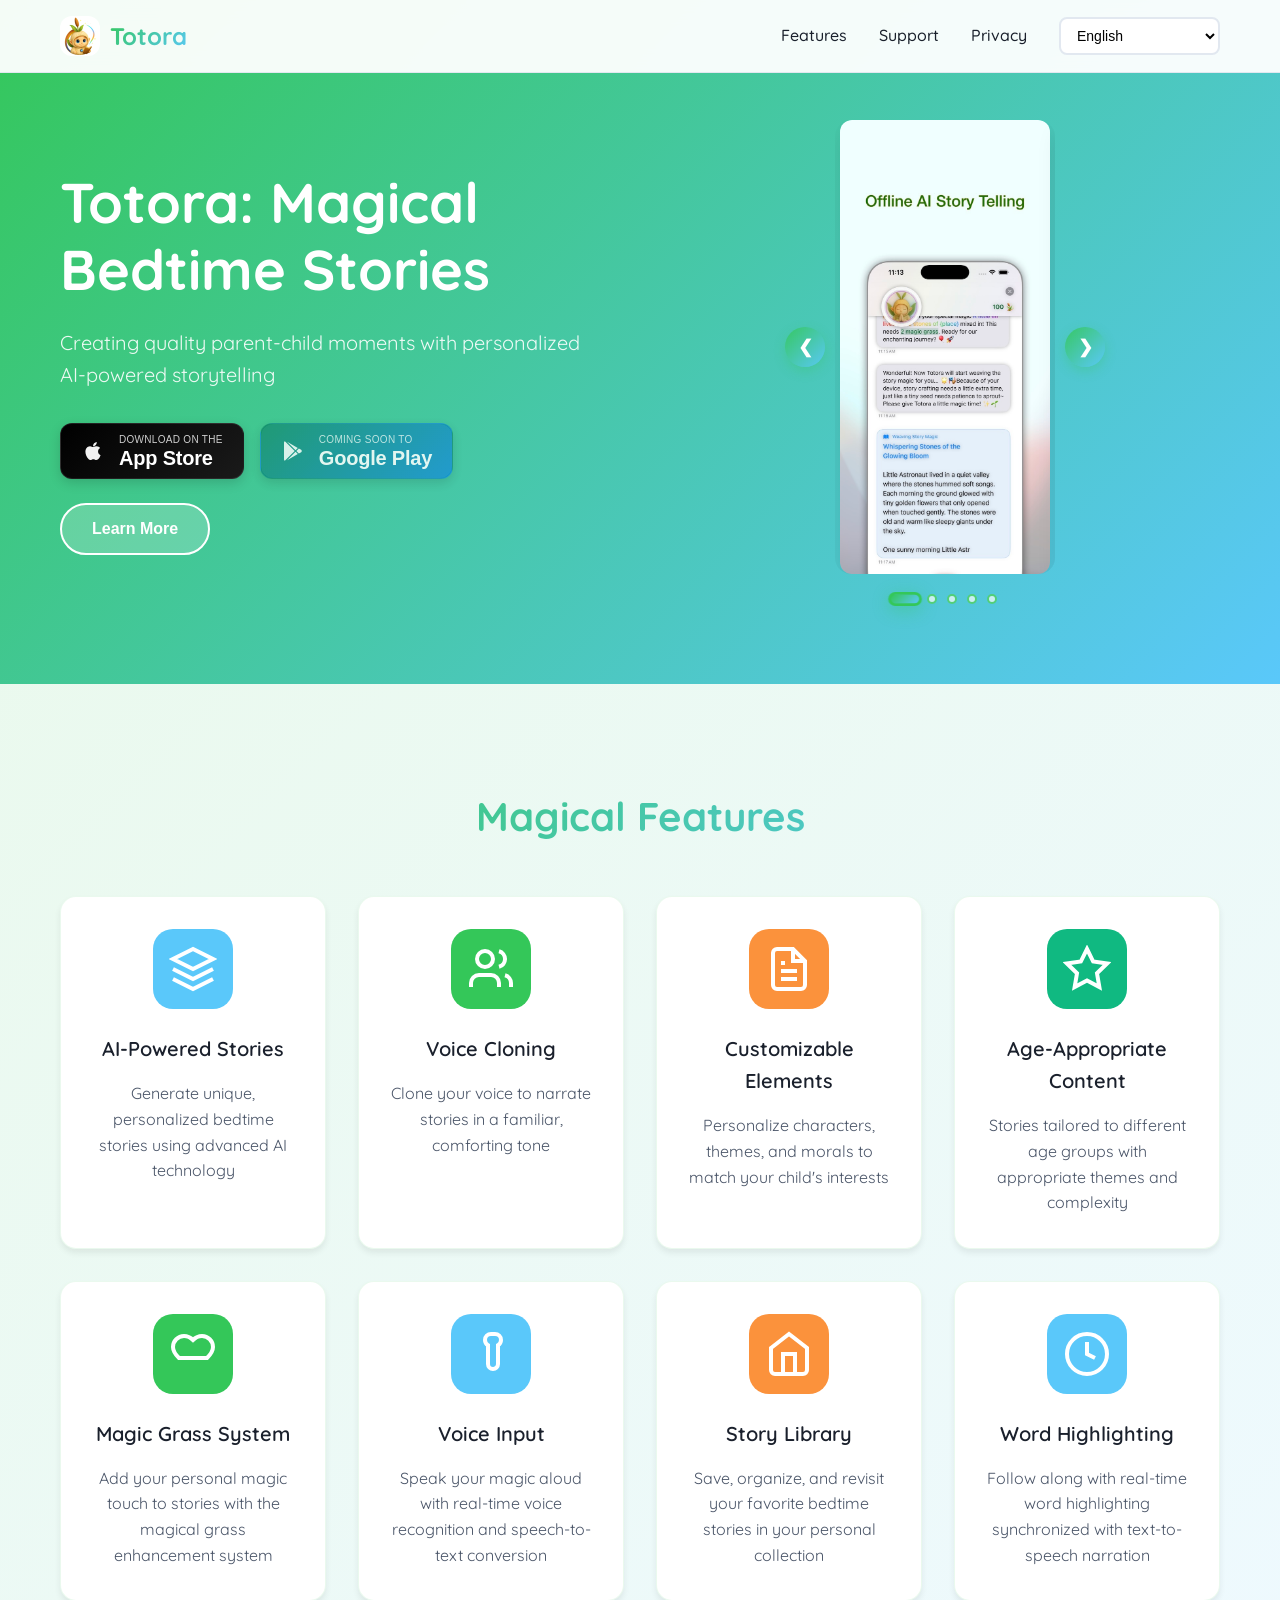
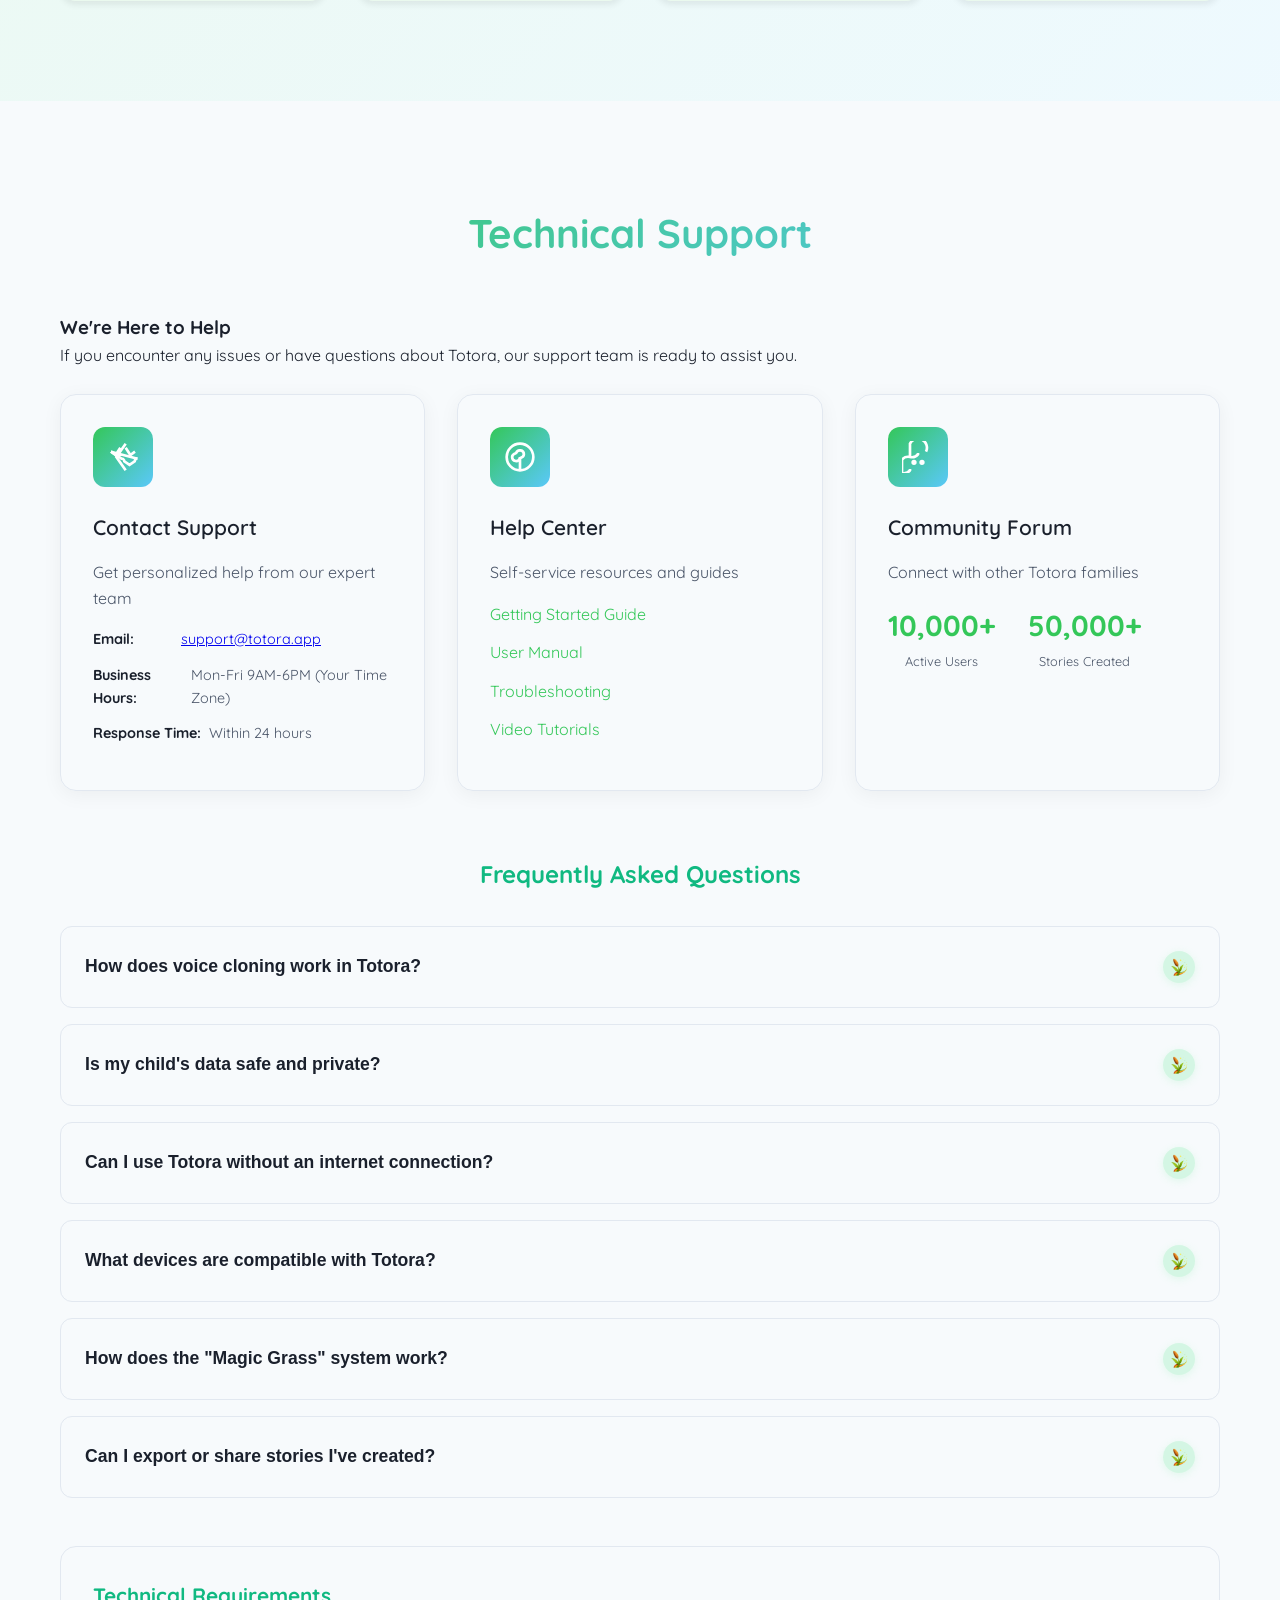
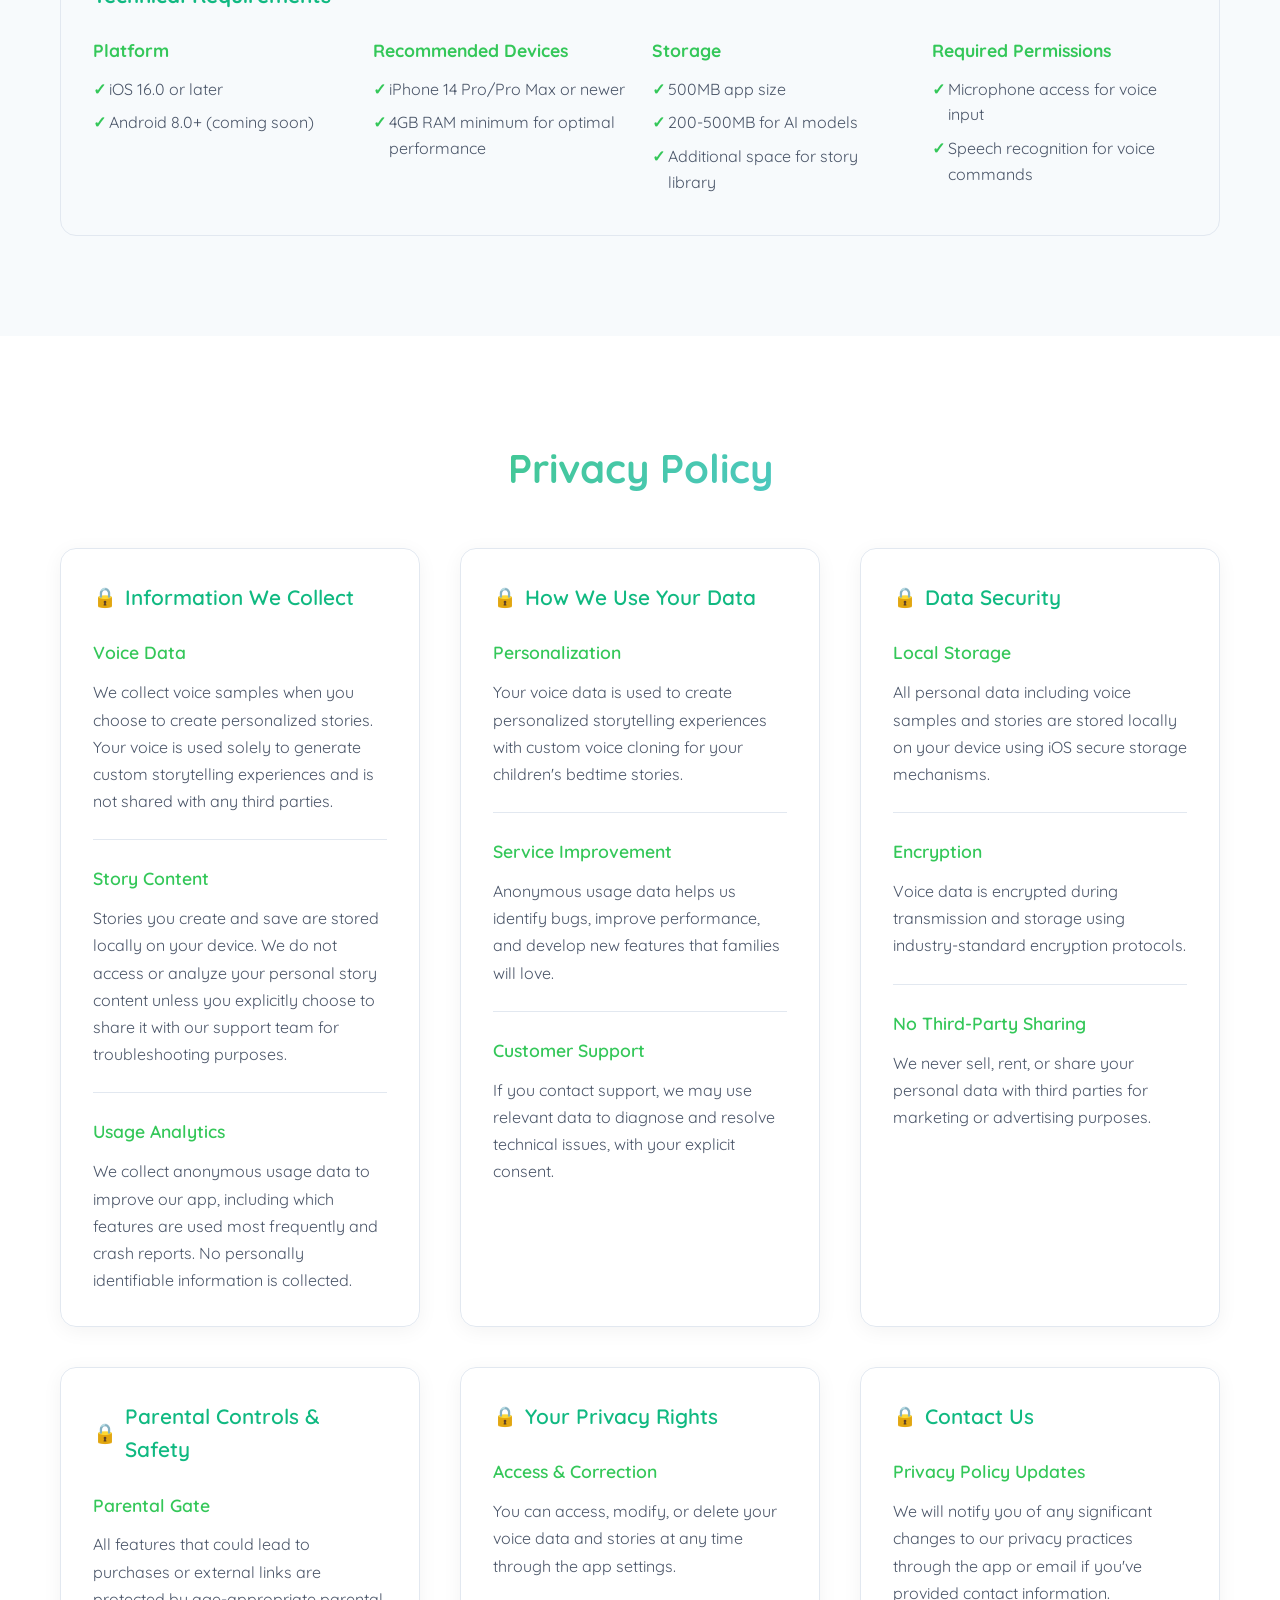
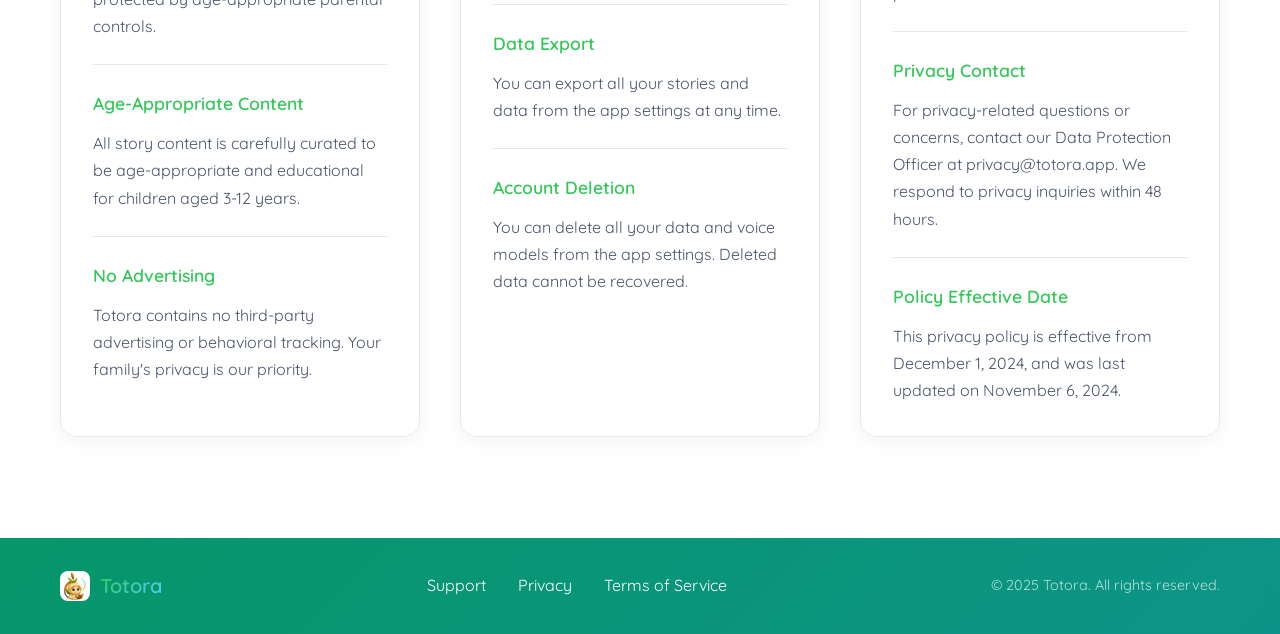
<file: index.html>
<!DOCTYPE html>
<html lang="en">
<head>
    <meta charset="UTF-8">
    <meta name="viewport" content="width=device-width, initial-scale=1.0">
    <title>Totora - Magical Bedtime Stories for Children</title>
    <link rel="stylesheet" href="styles.css">
    <link rel="preconnect" href="https://fonts.googleapis.com">
    <link rel="preconnect" href="https://fonts.gstatic.com" crossorigin>
    <link href="https://fonts.googleapis.com/css2?family=Quicksand:wght@400;500;600;700&display=swap" rel="stylesheet">
</head>
<body>
    <!-- Header -->
    <header class="header">
        <nav class="nav">
            <div class="nav-container">
                <div class="nav-logo">
                    <img src="images/app-icon-80.png" alt="Totora" class="logo" loading="lazy">
                    <span class="logo-text">Totora</span>
                </div>
                <div class="nav-menu">
                    <a href="#features" class="nav-link" data-i18n="nav_features">Features</a>
                    <a href="#support" class="nav-link" data-i18n="nav_support">Support</a>
                    <a href="#privacy" class="nav-link" data-i18n="nav_privacy">Privacy</a>
                    <div class="language-selector">
                        <select id="languageSelect" class="language-select">
                            <option value="en">English</option>
                            <option value="zh-CN">简体中文</option>
                            <option value="zh-TW">繁體中文</option>
                            <option value="ja">日本語</option>
                            <option value="ko">한국어</option>
                            <option value="fr">Français</option>
                            <option value="de">Deutsch</option>
                            <option value="es">Español</option>
                            <option value="it">Italiano</option>
                            <option value="ru">Русский</option>
                            <option value="ar">العربية</option>
                            <option value="hi">हिन्दी</option>
                            <option value="th">ไทย</option>
                            <option value="vi">Tiếng Việt</option>
                            <option value="id">Bahasa Indonesia</option>
                            <option value="pt">Português</option>
                        </select>
                    </div>
                </div>
                <div class="hamburger">
                    <span></span>
                    <span></span>
                    <span></span>
                </div>
            </div>
        </nav>
    </header>

    <!-- Hero Section -->
    <section class="hero">
        <div class="hero-container">
            <div class="hero-content">
                <h1 class="hero-title" data-i18n="hero_title">Totora: Magical Bedtime Stories</h1>
                <p class="hero-subtitle" data-i18n="hero_subtitle">Creating quality parent-child moments with personalized AI-powered storytelling</p>
                <div class="hero-buttons">
                    <div class="store-buttons">
                        <a href="#" class="store-button app-store-button" aria-label="Download on the App Store">
                            <div class="store-button-content">
                                <div class="store-icon">
                                    <svg width="24" height="24" viewBox="0 0 24 24" fill="currentColor">
                                        <path d="M17.05 20.28c-.98.95-2.05.88-3.08.4-1.09-.5-2.09-.48-3.24 0-1.44.62-2.2.44-3.06-.4C2.79 15.25 3.51 7.59 9.05 7.31c1.35.07 2.29.74 3.08.8 1.18-.24 2.31-.93 3.57-.84 1.51.12 2.65.72 3.4 1.8-3.12 1.87-2.38 5.98.48 7.13-.57 1.5-1.31 2.99-2.54 4.09l.01-.01zM12.03 7.25c-.15-2.23 1.66-4.07 3.74-4.25.29 2.58-2.34 4.5-3.74 4.25z"/>
                                    </svg>
                                </div>
                                <div class="store-text">
                                    <div class="store-line-small">Download on the</div>
                                    <div class="store-line-large">App Store</div>
                                </div>
                            </div>
                        </a>
                        <div class="store-button google-play-button coming-soon" aria-label="Coming soon to Google Play">
                            <div class="store-button-content">
                                <div class="store-icon">
                                    <svg width="24" height="24" viewBox="0 0 24 24" fill="currentColor">
                                        <path d="M3,20.5V3.5C3,2.91 3.34,2.39 3.84,2.15L13.69,12L3.84,21.85C3.34,21.61 3,21.09 3,20.5M16.81,15.12L6.05,21.34L14.54,12.85L16.81,15.12M20.16,10.81C20.5,11.08 20.75,11.5 20.75,12C20.75,12.5 20.53,12.9 20.18,13.18L17.89,14.5L15.39,12L17.89,9.5L20.16,10.81M6.05,2.66L16.81,8.88L14.54,11.15L6.05,2.66Z"/>
                                    </svg>
                                </div>
                                <div class="store-text">
                                    <div class="store-line-small">Coming soon to</div>
                                    <div class="store-line-large">Google Play</div>
                                </div>
                            </div>
                        </div>
                    </div>
                    <button class="btn btn-secondary" data-i18n="btn_learn_more">Learn More</button>
                </div>
            </div>
            <div class="hero-image">
                <!-- Hero Screenshots Carousel -->
                <div class="hero-screenshots-carousel">
                    <button class="carousel-btn prev-btn" aria-label="Previous screenshot">❮</button>

                    <div class="carousel-container">
                        <div class="screenshot-track" id="hero-screenshot-track">
                            <!-- Screenshots will be dynamically inserted based on current language -->
                        </div>
                    </div>

                    <button class="carousel-btn next-btn" aria-label="Next screenshot">❯</button>
                </div>

                <!-- Hero Carousel Indicators -->
                <div class="carousel-indicators" id="hero-carousel-indicators"></div>
            </div>
        </div>
    </section>

    <!-- Features Section -->
    <section id="features" class="features">
        <div class="container">
            <h2 class="section-title" data-i18n="features_title">Magical Features</h2>
            <div class="features-grid">
                <div class="feature-card">
                    <div class="feature-icon feature-blue">
                        <svg width="48" height="48" viewBox="0 0 24 24" fill="none" stroke="currentColor" stroke-width="2">
                            <path d="M12 2L2 7L12 12L22 7L12 2Z"></path>
                            <path d="M2 17L12 22L22 17"></path>
                            <path d="M2 12L12 17L22 12"></path>
                        </svg>
                    </div>
                    <h3 class="feature-title" data-i18n="feature1_title">AI-Powered Stories</h3>
                    <p class="feature-description" data-i18n="feature1_desc">Generate unique, personalized bedtime stories using advanced AI technology</p>
                </div>
                <div class="feature-card">
                    <div class="feature-icon feature-green">
                        <svg width="48" height="48" viewBox="0 0 24 24" fill="none" stroke="currentColor" stroke-width="2">
                            <path d="M16 21v-2a4 4 0 0 0-4-4H6a4 4 0 0 0-4 4v2"></path>
                            <circle cx="9" cy="7" r="4"></circle>
                            <path d="M22 21v-2a4 4 0 0 0-3-3.87"></path>
                            <path d="M16 3.13a4 4 0 0 1 0 7.75"></path>
                        </svg>
                    </div>
                    <h3 class="feature-title" data-i18n="feature2_title">Voice Cloning</h3>
                    <p class="feature-description" data-i18n="feature2_desc">Clone your voice to narrate stories in a familiar, comforting tone</p>
                </div>
                <div class="feature-card">
                    <div class="feature-icon feature-orange">
                        <svg width="48" height="48" viewBox="0 0 24 24" fill="none" stroke="currentColor" stroke-width="2">
                            <path d="M14 2H6a2 2 0 0 0-2 2v16a2 2 0 0 0 2 2h12a2 2 0 0 0 2-2V8z"></path>
                            <polyline points="14 2 14 8 20 8"></polyline>
                            <line x1="16" y1="13" x2="8" y2="13"></line>
                            <line x1="16" y1="17" x2="8" y2="17"></line>
                            <polyline points="10 9 9 9 8 9"></polyline>
                        </svg>
                    </div>
                    <h3 class="feature-title" data-i18n="feature3_title">Customizable Elements</h3>
                    <p class="feature-description" data-i18n="feature3_desc">Personalize characters, themes, and morals to match your child's interests</p>
                </div>
                <div class="feature-card">
                    <div class="feature-icon feature-purple">
                        <svg width="48" height="48" viewBox="0 0 24 24" fill="none" stroke="currentColor" stroke-width="2">
                            <polygon points="12 2 15.09 8.26 22 9.27 17 14.14 18.18 21.02 12 17.77 5.82 21.02 7 14.14 2 9.27 8.91 8.26 12 2"></polygon>
                        </svg>
                    </div>
                    <h3 class="feature-title" data-i18n="feature4_title">Age-Appropriate Content</h3>
                    <p class="feature-description" data-i18n="feature4_desc">Stories tailored to different age groups with appropriate themes and complexity</p>
                </div>
                <div class="feature-card">
                    <div class="feature-icon feature-green">
                        <svg width="48" height="48" viewBox="0 0 24 24" fill="none" stroke="currentColor" stroke-width="2">
                            <path d="M19 14c1.49-1.46 3-3.21 3-5.5A5.5 5.5 0 0 0 16.5 3c-1.76 0-3 .5-4.5 2-1.5-1.5-2.74-2-4.5-2A5.5 5.5 0 0 0 2 8.5c0 2.3 1.5 4.05 3 5.5Z"></path>
                        </svg>
                    </div>
                    <h3 class="feature-title" data-i18n="feature5_title">Magic Grass System</h3>
                    <p class="feature-description" data-i18n="feature5_desc">Add your personal magic touch to stories with the magical grass enhancement system</p>
                </div>
                <div class="feature-card">
                    <div class="feature-icon feature-teal">
                        <svg width="48" height="48" viewBox="0 0 24 24" fill="none" stroke="currentColor" stroke-width="2">
                            <path d="M12 2a3 3 0 0 0-3 3c0 1.11.6 2.08 1.5 2.6V17a2.5 2.5 0 0 0 5 0V7.6C16.4 7.08 17 6.11 17 5a3 3 0 0 0-3-3Z"></path>
                        </svg>
                    </div>
                    <h3 class="feature-title" data-i18n="feature6_title">Voice Input</h3>
                    <p class="feature-description" data-i18n="feature6_desc">Speak your magic aloud with real-time voice recognition and speech-to-text conversion</p>
                </div>
                <div class="feature-card">
                    <div class="feature-icon feature-orange">
                        <svg width="48" height="48" viewBox="0 0 24 24" fill="none" stroke="currentColor" stroke-width="2">
                            <path d="M3 9l9-7 9 7v11a2 2 0 0 1-2 2H5a2 2 0 0 1-2-2z"></path>
                            <polyline points="9 22 9 12 15 12 15 22"></polyline>
                        </svg>
                    </div>
                    <h3 class="feature-title" data-i18n="feature7_title">Story Library</h3>
                    <p class="feature-description" data-i18n="feature7_desc">Save, organize, and revisit your favorite bedtime stories in your personal collection</p>
                </div>
                <div class="feature-card">
                    <div class="feature-icon feature-blue">
                        <svg width="48" height="48" viewBox="0 0 24 24" fill="none" stroke="currentColor" stroke-width="2">
                            <circle cx="12" cy="12" r="10"></circle>
                            <path d="M12 6v6l4 2"></path>
                        </svg>
                    </div>
                    <h3 class="feature-title" data-i18n="feature8_title">Word Highlighting</h3>
                    <p class="feature-description" data-i18n="feature8_desc">Follow along with real-time word highlighting synchronized with text-to-speech narration</p>
                </div>
            </div>
        </div>
    </section>

    
    <!-- Support Section -->
    <section id="support" class="support">
        <div class="container">
            <h2 class="section-title" data-i18n="support_title">Professional Support</h2>

            <div class="support-content">
                <h3 data-i18n="support_subtitle">Comprehensive Customer Care</h3>
                <p data-i18n="support_description">Totora provides professional support services to ensure you and your family have the best magical storytelling experience.</p>
                <br>
            </div>

            <!-- Support Channels -->
            <div class="support-grid">
                <div class="support-card">
                    <div class="support-card-icon">
                        <svg width="32" height="32" viewBox="0 0 24 24" fill="none" stroke="currentColor" stroke-width="2">
                            <path d="M3 8l7.89 5.26a2 2 0 0 1 2.11 2l3.89 2.6 3.89-2.6a2 2 0 0 1 2.11-2L3 8"/>
                            <path d="M14 2L7 12 14 22"/>
                            <path d="M3 8l3.5 2.5L10 5"/>
                            <path d="M21 8l-3.5 2.5L14 5"/>
                        </svg>
                    </div>
                    <h3 data-i18n="support_contact_title">Contact Support</h3>
                    <p data-i18n="support_contact_desc">Get personalized help from our expert team</p>
                    <ul class="contact-details">
                        <li>
                            <strong>Email:</strong>
                            <a href="mailto:support@totora.app" class="contact-link">support@totora.app</a>
                        </li>
                        <li>
                            <strong>Business Hours:</strong>
                            <span>Mon-Fri 9AM-6PM (Your Time Zone)</span>
                        </li>
                        <li>
                            <strong>Response Time:</strong>
                            <span>Within 24 hours</span>
                        </li>
                    </ul>
                </div>

                <div class="support-card">
                    <div class="support-card-icon">
                        <svg width="32" height="32" viewBox="0 0 24 24" fill="none" stroke="currentColor" stroke-width="2">
                            <circle cx="12" cy="12" r="10"/>
                            <path d="M9.09 9a3 3 0 0 1 5.83 1c0 2-3 3-3 3a3 3 0 0 1-5.83-1c0-2 3-3 3-3z"/>
                            <path d="M12 12v9"/>
                        </svg>
                    </div>
                    <h3 data-i18n="support_help_center_title">Help Center</h3>
                    <p data-i18n="support_help_center_desc">Self-service resources and guides</p>
                    <ul class="help-links">
                        <li><a href="#" data-i18n="support_getting_started">Getting Started Guide</a></li>
                        <li><a href="#" data-i18n="support_user_manual">User Manual</a></li>
                        <li><a href="#" data-i18n="support_troubleshooting">Troubleshooting</a></li>
                        <li><a href="#" data-i18n="support_video_tutorials">Video Tutorials</a></li>
                    </ul>
                </div>

                <div class="support-card">
                    <div class="support-card-icon">
                        <svg width="32" height="32" viewBox="0 0 24 24" fill="none" stroke="currentColor" stroke-width="2">
                            <path d="M18 8A6 6 0 0 0 6 2v10a6 6 0 0 0 6-2v-1M6 12a6 6 0 0 0-6 2v10a6 6 0 0 0 6-2v-1"/>
                            <circle cx="9" cy="16" r="1"/>
                            <circle cx="15" cy="16" r="1"/>
                        </svg>
                    </div>
                    <h3 data-i18n="support_community_title">Community Forum</h3>
                    <p data-i18n="support_community_desc">Connect with other Totora families</p>
                    <div class="stats">
                        <div class="stat">
                            <span class="stat-number" data-i18n="community_users">10,000+</span>
                            <span class="stat-label" data-i18n="community_users_label">Active Users</span>
                        </div>
                        <div class="stat">
                            <span class="stat-number" data-i18n="community_stories">50,000+</span>
                            <span class="stat-label" data-i18n="community_stories_label">Stories Created</span>
                        </div>
                    </div>
                </div>
            </div>

            <!-- FAQ Section -->
            <div class="faq-section">
                <h3 data-i18n="support_faqs_title">Frequently Asked Questions</h3>
                <div class="faq-item">
                    <button class="faq-question">
                        <h4 data-i18n="faq1_title">How does voice cloning work in Totora?</h4>
                        <div class="faq-icon"></div>
                    </button>
                    <div class="faq-answer">
                        <div class="faq-answer-content">
                            <p data-i18n="faq1_answer">Totora uses advanced voice synthesis technology to create a digital replica of your voice. Simply record a short audio sample, and our AI will learn your unique vocal characteristics. The cloned voice can then be used to narrate stories, providing children with the comfort and familiarity of a parent's voice during bedtime storytelling.</p>
                        </div>
                    </div>
                </div>

                <div class="faq-item">
                    <button class="faq-question">
                        <h4 data-i18n="faq2_title">Is my child's data safe and private?</h4>
                        <div class="faq-icon"></div>
                    </button>
                    <div class="faq-answer">
                        <div class="faq-answer-content">
                            <p data-i18n="faq2_answer">Absolutely. Totora is built with privacy as a top priority. All voice recordings and personal data are stored locally on your device using industry-standard encryption. We never collect, store, or share any personal information about children. Parents have complete control over data through the app settings, including the ability to delete any information at any time.</p>
                        </div>
                    </div>
                </div>

                <div class="faq-item">
                    <button class="faq-question">
                        <h4 data-i18n="faq3_title">Can I use Totora without an internet connection?</h4>
                        <div class="faq-icon"></div>
                    </button>
                    <div class="faq-answer">
                        <div class="faq-answer-content">
                            <p data-i18n="faq3_answer">Yes! Once you've downloaded the necessary AI models, Totora can create stories offline. However, you'll need an internet connection for initial setup, model downloads, and accessing certain advanced features like voice recognition and software updates.</p>
                        </div>
                    </div>
                </div>

                <div class="faq-item">
                    <button class="faq-question">
                        <h4 data-i18n="faq4_title">What devices are compatible with Totora?</h4>
                        <div class="faq-icon"></div>
                    </button>
                    <div class="faq-answer">
                        <div class="faq-answer-content">
                            <p data-i18n="faq4_answer">Totora is optimized for iOS devices with iOS 16.0 or later. While it works on iPhone 12 and newer models, we recommend iPhone 14 or newer for the best experience. iPad support is currently in development and will be available in future updates.</p>
                        </div>
                    </div>
                </div>

                <div class="faq-item">
                    <button class="faq-question">
                        <h4 data-i18n="faq5_title">How does the "Magic Grass" system work?</h4>
                        <div class="faq-icon"></div>
                    </button>
                    <div class="faq-answer">
                        <div class="faq-answer-content">
                            <p data-i18n="faq5_answer">Magic Grass is Totora's in-app enhancement system that allows you to add personal touches to stories. You earn Magic Grass through regular app usage and achievements, then spend it to unlock advanced story features like longer narratives, custom elements, and enhanced storytelling capabilities.</p>
                        </div>
                    </div>
                </div>

                <div class="faq-item">
                    <button class="faq-question">
                        <h4 data-i18n="faq6_title">Can I export or share stories I've created?</h4>
                        <div class="faq-icon"></div>
                    </button>
                    <div class="faq-answer">
                        <div class="faq-answer-content">
                            <p data-i18n="faq6_answer">Yes! Stories created in Totora are saved to your personal library and can be exported as text files or shared directly with family members. You can also bookmark favorite stories for quick access during bedtime routines.</p>
                        </div>
                    </div>
                </div>

              </div>

            <!-- Technical Requirements -->
            <div class="tech-requirements">
                <h3 data-i18n="support_requirements_title">Technical Requirements</h3>
                <div class="tech-grid">
                    <div class="tech-item">
                        <h4 data-i18n="req_platform_title">Platform</h4>
                        <ul>
                            <li data-i18n="req_ios">iOS 16.0 or later</li>
                            <li data-i18n="req_android">Android 8.0+ (coming soon)</li>
                        </ul>
                    </div>
                    <div class="tech-item">
                        <h4 data-i18n="req_devices_title">Recommended Devices</h4>
                        <ul>
                            <li data-i18n="req_iphone">iPhone 14 Pro/Pro Max or newer</li>
                            <li data-i18n="req_memory">4GB RAM minimum for optimal performance</li>
                        </ul>
                    </div>
                    <div class="tech-item">
                        <h4 data-i18n="req_storage_title">Storage</h4>
                        <ul>
                            <li data-i18n="req_app_size">500MB app size</li>
                            <li data-i18n="req_models">200-500MB for AI models</li>
                            <li data-i18n="req_stories">Additional space for story library</li>
                        </ul>
                    </div>
                    <div class="tech-item">
                        <h4 data-i18n="req_permissions_title">Required Permissions</h4>
                        <ul>
                            <li data-i18n="req_microphone">Microphone access for voice input</li>
                            <li data-i18n="req_speech">Speech recognition for voice commands</li>
                        </ul>
                    </div>
                </div>
            </div>
        </div>
    </section>

    <!-- Privacy Section -->
    <section id="privacy" class="privacy">
        <div class="container">
            <h2 class="section-title" data-i18n="privacy_title">Privacy Policy</h2>
            <div class="privacy-content">
                    <div class="privacy-grid">
                        <div class="privacy-section">
                            <h3 data-translate="privacy_information_title">Information We Collect</h3>
                            <div class="privacy-item">
                                <h4 data-translate="privacy_voice_data">Voice Data</h4>
                                <p data-translate="privacy_voice_data_desc">We collect voice samples when you choose to create personalized stories. Your voice is used solely to generate custom storytelling experiences and is not shared with any third parties.</p>
                            </div>
                            <div class="privacy-item">
                                <h4 data-translate="privacy_stories">Story Content</h4>
                                <p data-translate="privacy_stories_desc">Stories you create and save are stored locally on your device. We do not access or analyze your personal story content unless you explicitly choose to share it with our support team for troubleshooting purposes.</p>
                            </div>
                            <div class="privacy-item">
                                <h4 data-translate="privacy_usage">Usage Analytics</h4>
                                <p data-translate="privacy_usage_desc">We collect anonymous usage data to improve our app, including which features are used most frequently and crash reports. No personally identifiable information is collected.</p>
                            </div>
                        </div>

                        <div class="privacy-section">
                            <h3 data-translate="privacy_usage_title">How We Use Your Data</h3>
                            <div class="privacy-item">
                                <h4 data-translate="privacy_personalization">Personalization</h4>
                                <p data-translate="privacy_personalization_desc">Your voice data is used to create personalized storytelling experiences with custom voice cloning for your children's bedtime stories.</p>
                            </div>
                            <div class="privacy-item">
                                <h4 data-translate="privacy_improvement">Service Improvement</h4>
                                <p data-translate="privacy_improvement_desc">Anonymous usage data helps us identify bugs, improve performance, and develop new features that families will love.</p>
                            </div>
                            <div class="privacy-item">
                                <h4 data-translate="privacy_support">Customer Support</h4>
                                <p data-translate="privacy_support_desc">If you contact support, we may use relevant data to diagnose and resolve technical issues, with your explicit consent.</p>
                            </div>
                        </div>

                        <div class="privacy-section">
                            <h3 data-translate="privacy_security_title">Data Security & Protection</h3>
                            <div class="privacy-item">
                                <h4 data-translate="privacy_local_storage">Local Storage</h4>
                                <p data-translate="privacy_local_storage_desc">All personal data including voice samples and stories are stored locally on your device using iOS secure storage mechanisms.</p>
                            </div>
                            <div class="privacy-item">
                                <h4 data-translate="privacy_encryption">Encryption</h4>
                                <p data-translate="privacy_encryption_desc">Voice data is encrypted during transmission and storage using industry-standard encryption protocols.</p>
                            </div>
                            <div class="privacy-item">
                                <h4 data-translate="privacy_no_third_party">No Third-Party Sharing</h4>
                                <p data-translate="privacy_no_third_party_desc">We never sell, rent, or share your personal data with third parties for marketing or advertising purposes.</p>
                            </div>
                        </div>

                        <div class="privacy-section">
                            <h3 data-translate="privacy_parental_title">Parental Controls & Safety</h3>
                            <div class="privacy-item">
                                <h4 data-translate="privacy_parental_gate">Parental Gate</h4>
                                <p data-translate="privacy_parental_gate_desc">All features that could lead to purchases or external links are protected by age-appropriate parental controls.</p>
                            </div>
                            <div class="privacy-item">
                                <h4 data-translate="privacy_age_appropriate">Age-Appropriate Content</h4>
                                <p data-translate="privacy_age_appropriate_desc">All story content is carefully curated to be age-appropriate and educational for children aged 3-12 years.</p>
                            </div>
                            <div class="privacy-item">
                                <h4 data-translate="privacy_no_ads">No Advertising</h4>
                                <p data-translate="privacy_no_ads_desc">Totora contains no third-party advertising or behavioral tracking. Your family's privacy is our priority.</p>
                            </div>
                        </div>

                        <div class="privacy-section">
                            <h3 data-translate="privacy_rights_title">Your Privacy Rights</h3>
                            <div class="privacy-item">
                                <h4 data-translate="privacy_access">Access & Correction</h4>
                                <p data-translate="privacy_access_desc">You can access, modify, or delete your voice data and stories at any time through the app settings.</p>
                            </div>
                            <div class="privacy-item">
                                <h4 data-translate="privacy_data_export">Data Export</h4>
                                <p data-translate="privacy_data_export_desc">You can export all your stories and data from the app settings at any time.</p>
                            </div>
                            <div class="privacy-item">
                                <h4 data-translate="privacy_account_deletion">Account Deletion</h4>
                                <p data-translate="privacy_account_deletion_desc">You can delete all your data and voice models from the app settings. Deleted data cannot be recovered.</p>
                            </div>
                        </div>

                        <div class="privacy-section">
                            <h3 data-translate="privacy_contact_title">Privacy Questions & Contact</h3>
                            <div class="privacy-item">
                                <h4 data-translate="privacy_updates">Privacy Policy Updates</h4>
                                <p data-translate="privacy_updates_desc">We will notify you of any significant changes to our privacy practices through the app or email if you've provided contact information.</p>
                            </div>
                            <div class="privacy-item">
                                <h4 data-translate="privacy_contact_privacy">Privacy Contact</h4>
                                <p data-translate="privacy_contact_privacy_desc">For privacy-related questions or concerns, contact our Data Protection Officer at privacy@totora.app. We respond to privacy inquiries within 48 hours.</p>
                            </div>
                            <div class="privacy-item">
                                <h4 data-translate="policy_effective_date">Policy Effective Date</h4>
                                <p data-translate="privacy_effective_date_desc">This privacy policy is effective from December 1, 2024, and was last updated on November 6, 2024.</p>
                            </div>
                        </div>
                    </div>
                </div>
        </div>
    </section>

    <!-- Footer -->
    <footer class="footer">
        <div class="container">
            <div class="footer-content">
                <div class="footer-logo">
                    <img src="images/app-icon-30.png" alt="Totora" class="footer-logo-img" loading="lazy">
                    <span class="footer-logo-text">Totora</span>
                </div>
                <div class="footer-links">
                    <a href="#support" class="footer-link" data-i18n="footer_support">Support</a>
                    <a href="#privacy" class="footer-link" data-i18n="footer_privacy">Privacy</a>
                    <a href="#" class="footer-link" data-i18n="footer_terms">Terms of Service</a>
                </div>
                <div class="footer-copyright">
                    <p>&copy; 2025 Totora. <span data-i18n="footer_rights">All rights reserved.</span></p>
                </div>
            </div>
        </div>
    </footer>

    <script src="script.js"></script>
</body>
</html>
</file>
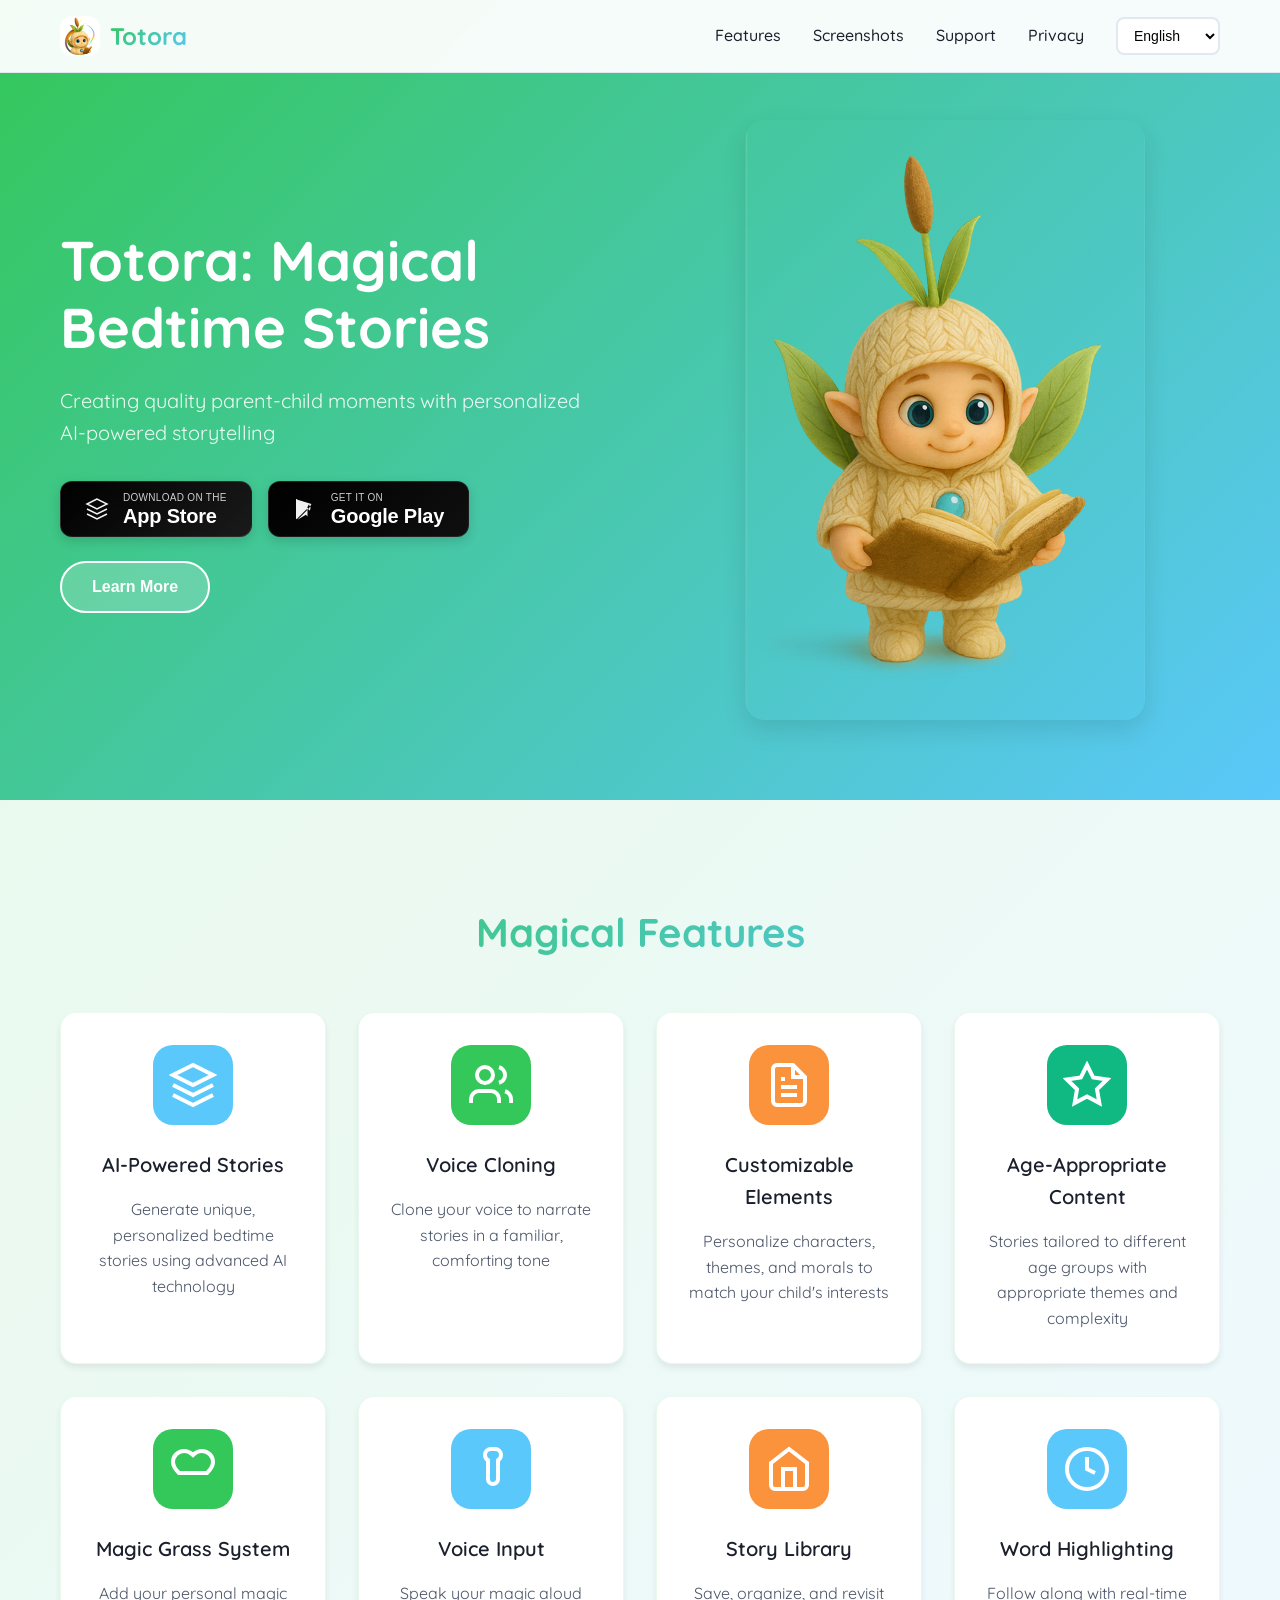
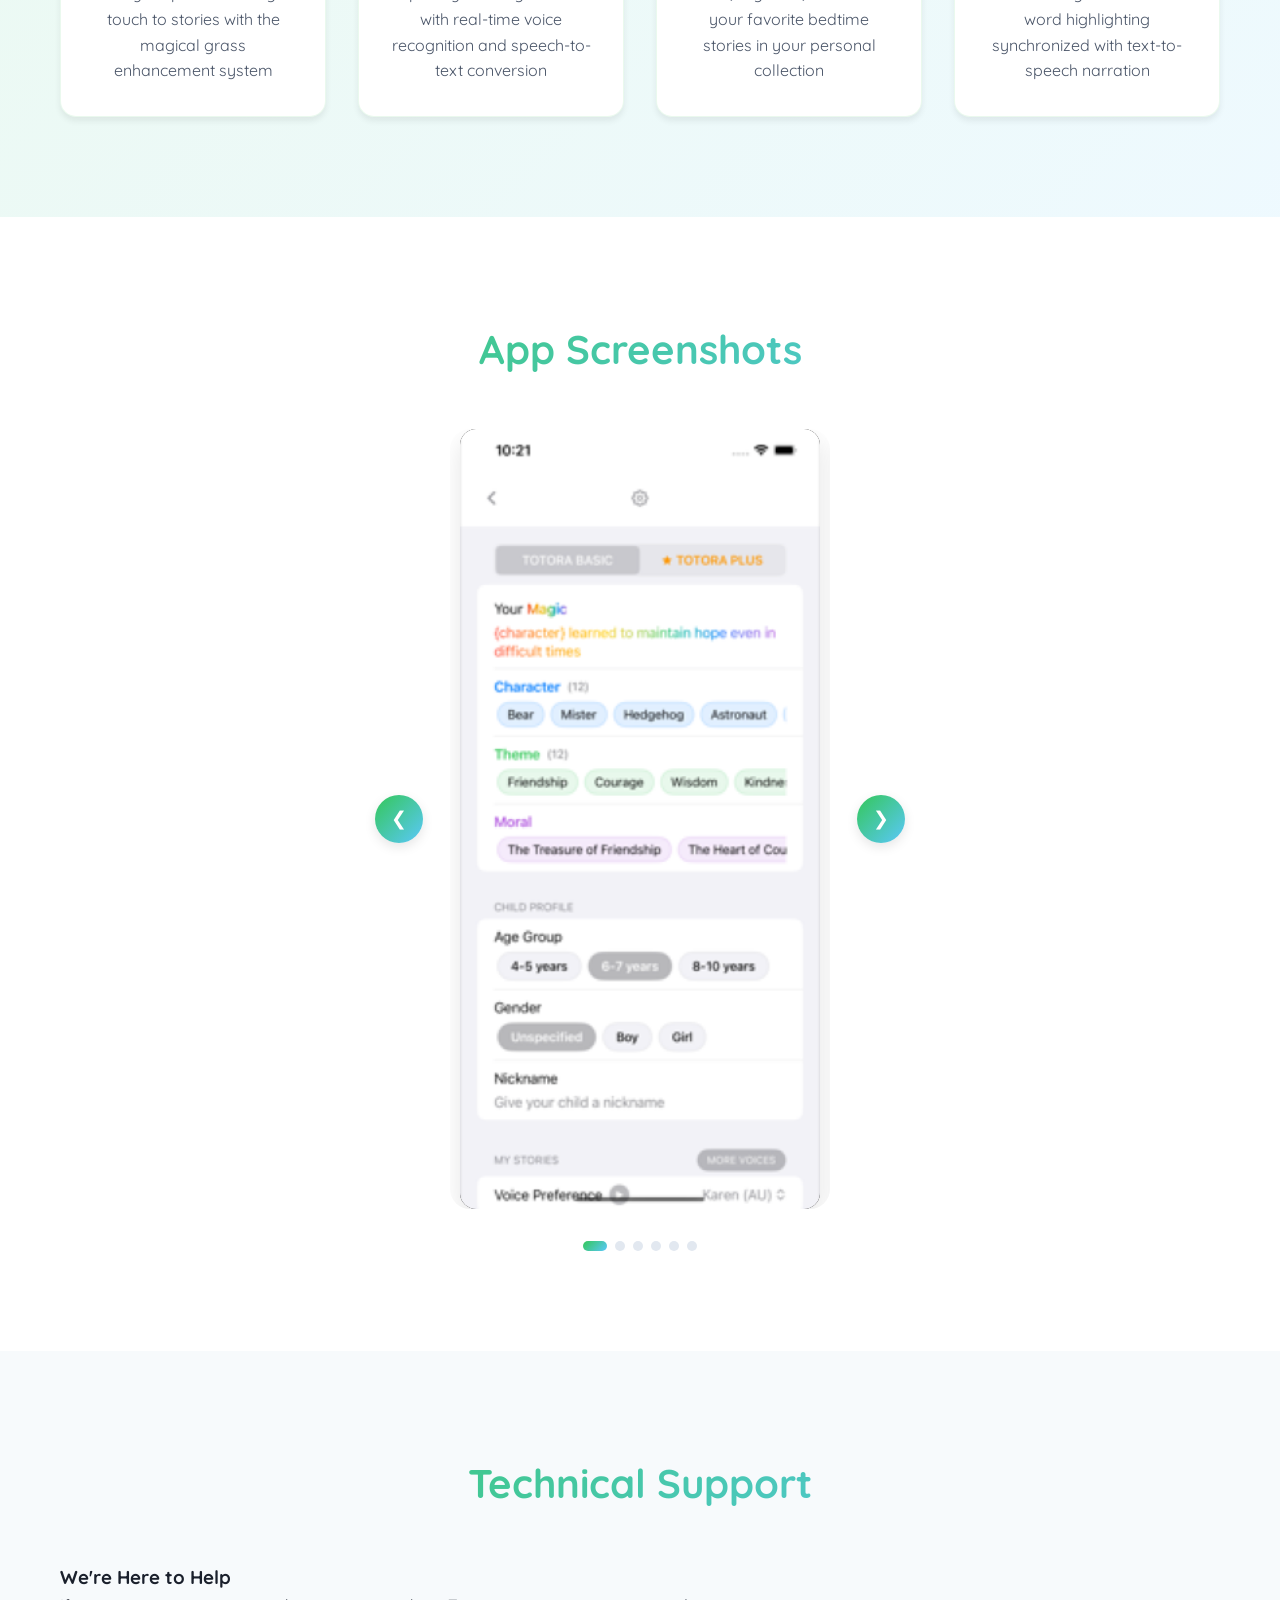
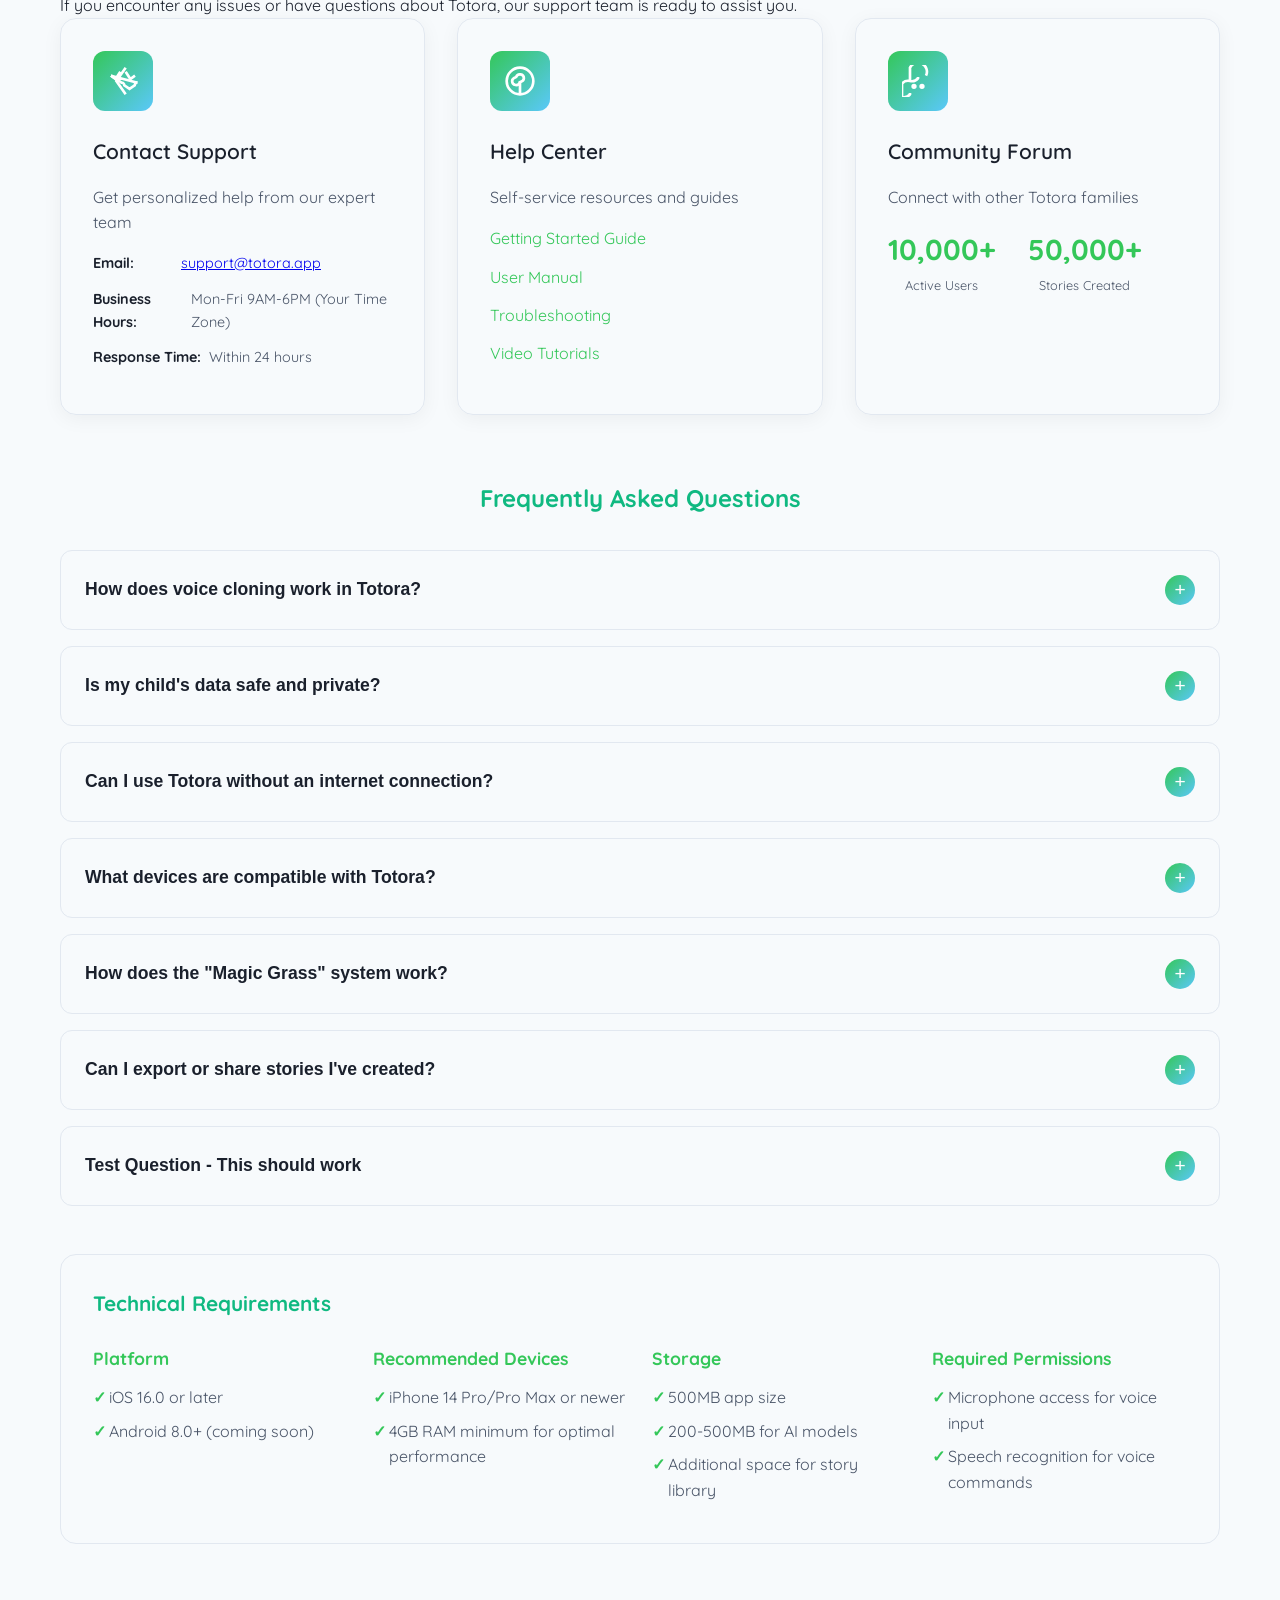
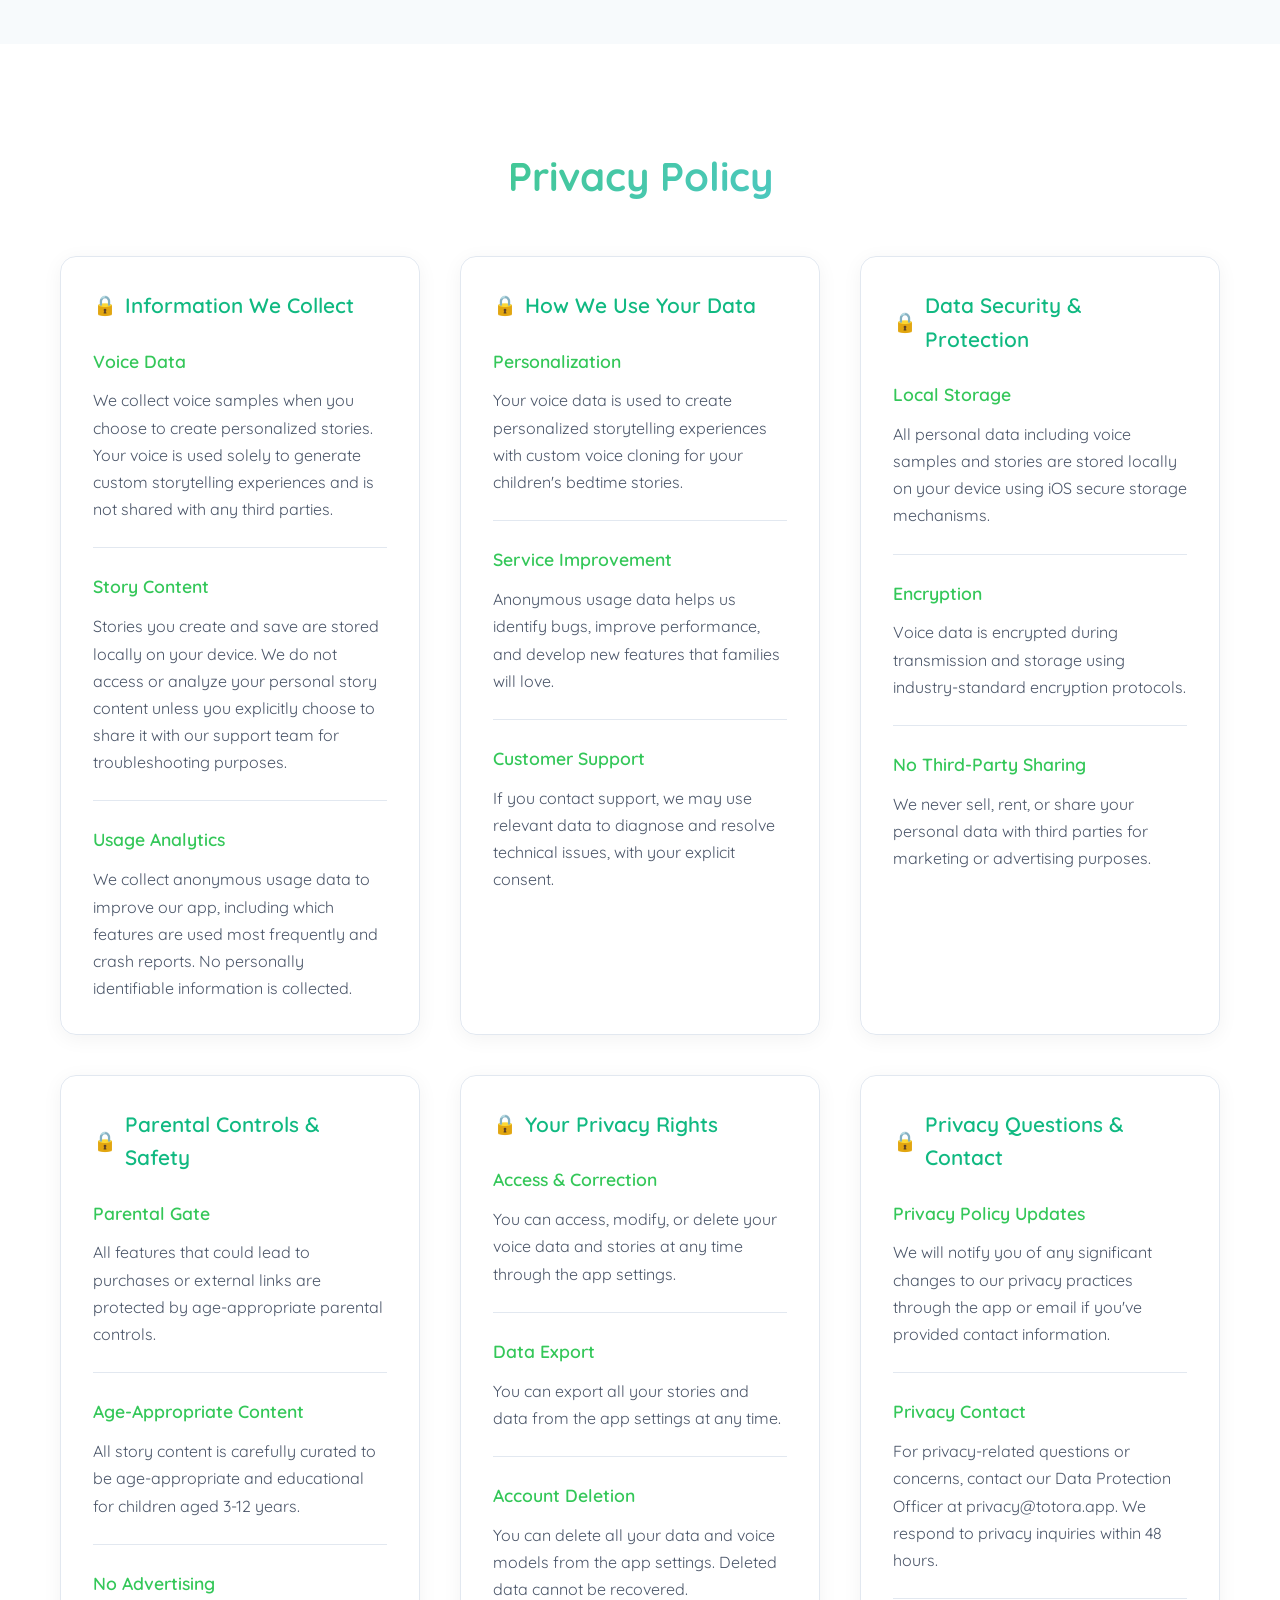
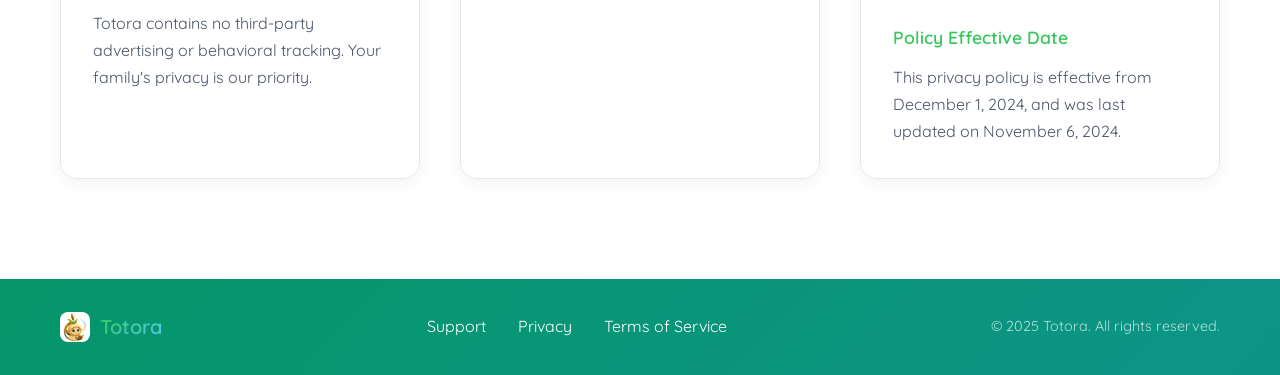
<file: html/index.html>
<!DOCTYPE html>
<html lang="en">
<head>
    <meta charset="UTF-8">
    <meta name="viewport" content="width=device-width, initial-scale=1.0">
    <title>Totora - Magical Bedtime Stories for Children</title>
    <link rel="stylesheet" href="styles.css">
    <link rel="preconnect" href="https://fonts.googleapis.com">
    <link rel="preconnect" href="https://fonts.gstatic.com" crossorigin>
    <link href="https://fonts.googleapis.com/css2?family=Quicksand:wght@400;500;600;700&display=swap" rel="stylesheet">
</head>
<body>
    <!-- Header -->
    <header class="header">
        <nav class="nav">
            <div class="nav-container">
                <div class="nav-logo">
                    <img src="images/app-icon-80.png" alt="Totora" class="logo" loading="lazy">
                    <span class="logo-text">Totora</span>
                </div>
                <div class="nav-menu">
                    <a href="#features" class="nav-link" data-i18n="nav_features">Features</a>
                    <a href="#screenshots" class="nav-link" data-i18n="nav_screenshots">Screenshots</a>
                    <a href="#support" class="nav-link" data-i18n="nav_support">Support</a>
                    <a href="#privacy" class="nav-link" data-i18n="nav_privacy">Privacy</a>
                    <div class="language-selector">
                        <select id="languageSelect" class="language-select">
                            <option value="en">English</option>
                            <option value="zh-CN">简体中文</option>
                            <option value="zh-TW">繁體中文</option>
                            <option value="ja">日本語</option>
                        </select>
                    </div>
                </div>
                <div class="hamburger">
                    <span></span>
                    <span></span>
                    <span></span>
                </div>
            </div>
        </nav>
    </header>

    <!-- Hero Section -->
    <section class="hero">
        <div class="hero-container">
            <div class="hero-content">
                <h1 class="hero-title" data-i18n="hero_title">Totora: Magical Bedtime Stories</h1>
                <p class="hero-subtitle" data-i18n="hero_subtitle">Creating quality parent-child moments with personalized AI-powered storytelling</p>
                <div class="hero-buttons">
                    <div class="store-buttons">
                        <a href="#" class="store-button app-store-button" aria-label="Download on the App Store">
                            <div class="store-button-content">
                                <div class="store-icon">
                                    <svg width="24" height="24" viewBox="0 0 24 24" fill="none" stroke="currentColor" stroke-width="1.5">
                                        <path d="M12 2L2 7L12 12L22 7L12 2Z"/>
                                        <path d="M2 17L12 22L22 17"/>
                                        <path d="M2 12L12 17L22 12"/>
                                    </svg>
                                </div>
                                <div class="store-text">
                                    <div class="store-line-small">Download on the</div>
                                    <div class="store-line-large">App Store</div>
                                </div>
                            </div>
                        </a>
                        <a href="#" class="store-button play-store-button" aria-label="Get it on Google Play">
                            <div class="store-button-content">
                                <div class="store-icon">
                                    <svg width="24" height="24" viewBox="0 0 24 24" fill="currentColor">
                                        <path d="M3.609 1.814L13.792 12 3.61 22.186a.996.996 0 0 1-.61-.92V2.734c0-.446.3-.828.61-.92zm10.89 10.893l-9.937 9.937 8.302-4.876 1.635 1.635zm-9.937-9.937l9.937 9.937 1.635-1.635 2.318-4.067zm11.598 5.724c.626.37 1.352 1.06 1.352 2.506 0 1.446-.726 2.136-1.352 2.506l-1.835-3.194 1.835-3.194z"/>
                                    </svg>
                                </div>
                                <div class="store-text">
                                    <div class="store-line-small">GET IT ON</div>
                                    <div class="store-line-large">Google Play</div>
                                </div>
                            </div>
                        </a>
                    </div>
                    <button class="btn btn-secondary" data-i18n="btn_learn_more">Learn More</button>
                </div>
            </div>
            <div class="hero-image">
                <img src="images/hero-main.png" alt="Totora App Preview" class="hero-img" loading="lazy">
            </div>
        </div>
    </section>

    <!-- Features Section -->
    <section id="features" class="features">
        <div class="container">
            <h2 class="section-title" data-i18n="features_title">Magical Features</h2>
            <div class="features-grid">
                <div class="feature-card">
                    <div class="feature-icon feature-blue">
                        <svg width="48" height="48" viewBox="0 0 24 24" fill="none" stroke="currentColor" stroke-width="2">
                            <path d="M12 2L2 7L12 12L22 7L12 2Z"></path>
                            <path d="M2 17L12 22L22 17"></path>
                            <path d="M2 12L12 17L22 12"></path>
                        </svg>
                    </div>
                    <h3 class="feature-title" data-i18n="feature1_title">AI-Powered Stories</h3>
                    <p class="feature-description" data-i18n="feature1_desc">Generate unique, personalized bedtime stories using advanced AI technology</p>
                </div>
                <div class="feature-card">
                    <div class="feature-icon feature-green">
                        <svg width="48" height="48" viewBox="0 0 24 24" fill="none" stroke="currentColor" stroke-width="2">
                            <path d="M16 21v-2a4 4 0 0 0-4-4H6a4 4 0 0 0-4 4v2"></path>
                            <circle cx="9" cy="7" r="4"></circle>
                            <path d="M22 21v-2a4 4 0 0 0-3-3.87"></path>
                            <path d="M16 3.13a4 4 0 0 1 0 7.75"></path>
                        </svg>
                    </div>
                    <h3 class="feature-title" data-i18n="feature2_title">Voice Cloning</h3>
                    <p class="feature-description" data-i18n="feature2_desc">Clone your voice to narrate stories in a familiar, comforting tone</p>
                </div>
                <div class="feature-card">
                    <div class="feature-icon feature-orange">
                        <svg width="48" height="48" viewBox="0 0 24 24" fill="none" stroke="currentColor" stroke-width="2">
                            <path d="M14 2H6a2 2 0 0 0-2 2v16a2 2 0 0 0 2 2h12a2 2 0 0 0 2-2V8z"></path>
                            <polyline points="14 2 14 8 20 8"></polyline>
                            <line x1="16" y1="13" x2="8" y2="13"></line>
                            <line x1="16" y1="17" x2="8" y2="17"></line>
                            <polyline points="10 9 9 9 8 9"></polyline>
                        </svg>
                    </div>
                    <h3 class="feature-title" data-i18n="feature3_title">Customizable Elements</h3>
                    <p class="feature-description" data-i18n="feature3_desc">Personalize characters, themes, and morals to match your child's interests</p>
                </div>
                <div class="feature-card">
                    <div class="feature-icon feature-purple">
                        <svg width="48" height="48" viewBox="0 0 24 24" fill="none" stroke="currentColor" stroke-width="2">
                            <polygon points="12 2 15.09 8.26 22 9.27 17 14.14 18.18 21.02 12 17.77 5.82 21.02 7 14.14 2 9.27 8.91 8.26 12 2"></polygon>
                        </svg>
                    </div>
                    <h3 class="feature-title" data-i18n="feature4_title">Age-Appropriate Content</h3>
                    <p class="feature-description" data-i18n="feature4_desc">Stories tailored to different age groups with appropriate themes and complexity</p>
                </div>
                <div class="feature-card">
                    <div class="feature-icon feature-green">
                        <svg width="48" height="48" viewBox="0 0 24 24" fill="none" stroke="currentColor" stroke-width="2">
                            <path d="M19 14c1.49-1.46 3-3.21 3-5.5A5.5 5.5 0 0 0 16.5 3c-1.76 0-3 .5-4.5 2-1.5-1.5-2.74-2-4.5-2A5.5 5.5 0 0 0 2 8.5c0 2.3 1.5 4.05 3 5.5Z"></path>
                        </svg>
                    </div>
                    <h3 class="feature-title" data-i18n="feature5_title">Magic Grass System</h3>
                    <p class="feature-description" data-i18n="feature5_desc">Add your personal magic touch to stories with the magical grass enhancement system</p>
                </div>
                <div class="feature-card">
                    <div class="feature-icon feature-teal">
                        <svg width="48" height="48" viewBox="0 0 24 24" fill="none" stroke="currentColor" stroke-width="2">
                            <path d="M12 2a3 3 0 0 0-3 3c0 1.11.6 2.08 1.5 2.6V17a2.5 2.5 0 0 0 5 0V7.6C16.4 7.08 17 6.11 17 5a3 3 0 0 0-3-3Z"></path>
                        </svg>
                    </div>
                    <h3 class="feature-title" data-i18n="feature6_title">Voice Input</h3>
                    <p class="feature-description" data-i18n="feature6_desc">Speak your magic aloud with real-time voice recognition and speech-to-text conversion</p>
                </div>
                <div class="feature-card">
                    <div class="feature-icon feature-orange">
                        <svg width="48" height="48" viewBox="0 0 24 24" fill="none" stroke="currentColor" stroke-width="2">
                            <path d="M3 9l9-7 9 7v11a2 2 0 0 1-2 2H5a2 2 0 0 1-2-2z"></path>
                            <polyline points="9 22 9 12 15 12 15 22"></polyline>
                        </svg>
                    </div>
                    <h3 class="feature-title" data-i18n="feature7_title">Story Library</h3>
                    <p class="feature-description" data-i18n="feature7_desc">Save, organize, and revisit your favorite bedtime stories in your personal collection</p>
                </div>
                <div class="feature-card">
                    <div class="feature-icon feature-blue">
                        <svg width="48" height="48" viewBox="0 0 24 24" fill="none" stroke="currentColor" stroke-width="2">
                            <circle cx="12" cy="12" r="10"></circle>
                            <path d="M12 6v6l4 2"></path>
                        </svg>
                    </div>
                    <h3 class="feature-title" data-i18n="feature8_title">Word Highlighting</h3>
                    <p class="feature-description" data-i18n="feature8_desc">Follow along with real-time word highlighting synchronized with text-to-speech narration</p>
                </div>
            </div>
        </div>
    </section>

    <!-- Screenshots Section -->
    <section id="screenshots" class="screenshots">
        <div class="container">
            <h2 class="section-title" data-i18n="screenshots_title">App Screenshots</h2>

            <!-- Dynamic Screenshots Carousel -->
            <div class="screenshots-carousel">
                <button class="carousel-btn prev-btn" aria-label="Previous screenshot">❮</button>

                <div class="carousel-container">
                    <div class="screenshot-track" id="screenshot-track">
                        <!-- Screenshots will be dynamically inserted based on current language -->
                    </div>
                </div>

                <button class="carousel-btn next-btn" aria-label="Next screenshot">❯</button>
            </div>

            <!-- Carousel Indicators -->
            <div class="carousel-indicators" id="carousel-indicators"></div>
        </div>
    </section>

    <!-- Support Section -->
    <section id="support" class="support">
        <div class="container">
            <h2 class="section-title" data-i18n="support_title">Professional Support</h2>

            <div class="support-content">
                <h3 data-i18n="support_subtitle">Comprehensive Customer Care</h3>
                <p data-i18n="support_description">Totora provides professional support services to ensure you and your family have the best magical storytelling experience.</p>
            </div>

            <!-- Support Channels -->
            <div class="support-grid">
                <div class="support-card">
                    <div class="support-card-icon">
                        <svg width="32" height="32" viewBox="0 0 24 24" fill="none" stroke="currentColor" stroke-width="2">
                            <path d="M3 8l7.89 5.26a2 2 0 0 1 2.11 2l3.89 2.6 3.89-2.6a2 2 0 0 1 2.11-2L3 8"/>
                            <path d="M14 2L7 12 14 22"/>
                            <path d="M3 8l3.5 2.5L10 5"/>
                            <path d="M21 8l-3.5 2.5L14 5"/>
                        </svg>
                    </div>
                    <h3 data-i18n="support_contact_title">Contact Support</h3>
                    <p data-i18n="support_contact_desc">Get personalized help from our expert team</p>
                    <ul class="contact-details">
                        <li>
                            <strong>Email:</strong>
                            <a href="mailto:support@totora.app" class="contact-link">support@totora.app</a>
                        </li>
                        <li>
                            <strong>Business Hours:</strong>
                            <span>Mon-Fri 9AM-6PM (Your Time Zone)</span>
                        </li>
                        <li>
                            <strong>Response Time:</strong>
                            <span>Within 24 hours</span>
                        </li>
                    </ul>
                </div>

                <div class="support-card">
                    <div class="support-card-icon">
                        <svg width="32" height="32" viewBox="0 0 24 24" fill="none" stroke="currentColor" stroke-width="2">
                            <circle cx="12" cy="12" r="10"/>
                            <path d="M9.09 9a3 3 0 0 1 5.83 1c0 2-3 3-3 3a3 3 0 0 1-5.83-1c0-2 3-3 3-3z"/>
                            <path d="M12 12v9"/>
                        </svg>
                    </div>
                    <h3 data-i18n="support_help_center_title">Help Center</h3>
                    <p data-i18n="support_help_center_desc">Self-service resources and guides</p>
                    <ul class="help-links">
                        <li><a href="#" data-i18n="support_getting_started">Getting Started Guide</a></li>
                        <li><a href="#" data-i18n="support_user_manual">User Manual</a></li>
                        <li><a href="#" data-i18n="support_troubleshooting">Troubleshooting</a></li>
                        <li><a href="#" data-i18n="support_video_tutorials">Video Tutorials</a></li>
                    </ul>
                </div>

                <div class="support-card">
                    <div class="support-card-icon">
                        <svg width="32" height="32" viewBox="0 0 24 24" fill="none" stroke="currentColor" stroke-width="2">
                            <path d="M18 8A6 6 0 0 0 6 2v10a6 6 0 0 0 6-2v-1M6 12a6 6 0 0 0-6 2v10a6 6 0 0 0 6-2v-1"/>
                            <circle cx="9" cy="16" r="1"/>
                            <circle cx="15" cy="16" r="1"/>
                        </svg>
                    </div>
                    <h3 data-i18n="support_community_title">Community Forum</h3>
                    <p data-i18n="support_community_desc">Connect with other Totora families</p>
                    <div class="stats">
                        <div class="stat">
                            <span class="stat-number" data-i18n="community_users">10,000+</span>
                            <span class="stat-label" data-i18n="community_users_label">Active Users</span>
                        </div>
                        <div class="stat">
                            <span class="stat-number" data-i18n="community_stories">50,000+</span>
                            <span class="stat-label" data-i18n="community_stories_label">Stories Created</span>
                        </div>
                    </div>
                </div>
            </div>

            <!-- FAQ Section -->
            <div class="faq-section">
                <h3 data-i18n="support_faqs_title">Frequently Asked Questions</h3>
                <div class="faq-item">
                    <button class="faq-question">
                        <h4 data-i18n="faq1_title">How does voice cloning work in Totora?</h4>
                        <div class="faq-icon">+</div>
                    </button>
                    <div class="faq-answer">
                        <div class="faq-answer-content">
                            <p data-i18n="faq1_answer">Totora uses advanced voice synthesis technology to create a digital replica of your voice. Simply record a short audio sample, and our AI will learn your unique vocal characteristics. The cloned voice can then be used to narrate stories, providing children with the comfort and familiarity of a parent's voice during bedtime storytelling.</p>
                        </div>
                    </div>
                </div>

                <div class="faq-item">
                    <button class="faq-question">
                        <h4 data-i18n="faq2_title">Is my child's data safe and private?</h4>
                        <div class="faq-icon">+</div>
                    </button>
                    <div class="faq-answer">
                        <div class="faq-answer-content">
                            <p data-i18n="faq2_answer">Absolutely. Totora is built with privacy as a top priority. All voice recordings and personal data are stored locally on your device using industry-standard encryption. We never collect, store, or share any personal information about children. Parents have complete control over data through the app settings, including the ability to delete any information at any time.</p>
                        </div>
                    </div>
                </div>

                <div class="faq-item">
                    <button class="faq-question">
                        <h4 data-i18n="faq3_title">Can I use Totora without an internet connection?</h4>
                        <div class="faq-icon">+</div>
                    </button>
                    <div class="faq-answer">
                        <div class="faq-answer-content">
                            <p data-i18n="faq3_answer">Yes! Once you've downloaded the necessary AI models, Totora can create stories offline. However, you'll need an internet connection for initial setup, model downloads, and accessing certain advanced features like voice recognition and software updates.</p>
                        </div>
                    </div>
                </div>

                <div class="faq-item">
                    <button class="faq-question">
                        <h4 data-i18n="faq4_title">What devices are compatible with Totora?</h4>
                        <div class="faq-icon">+</div>
                    </button>
                    <div class="faq-answer">
                        <div class="faq-answer-content">
                            <p data-i18n="faq4_answer">Totora is optimized for iOS devices with iOS 16.0 or later. While it works on iPhone 12 and newer models, we recommend iPhone 14 or newer for the best experience. iPad support is currently in development and will be available in future updates.</p>
                        </div>
                    </div>
                </div>

                <div class="faq-item">
                    <button class="faq-question">
                        <h4 data-i18n="faq5_title">How does the "Magic Grass" system work?</h4>
                        <div class="faq-icon">+</div>
                    </button>
                    <div class="faq-answer">
                        <div class="faq-answer-content">
                            <p data-i18n="faq5_answer">Magic Grass is Totora's in-app enhancement system that allows you to add personal touches to stories. You earn Magic Grass through regular app usage and achievements, then spend it to unlock advanced story features like longer narratives, custom elements, and enhanced storytelling capabilities.</p>
                        </div>
                    </div>
                </div>

                <div class="faq-item">
                    <button class="faq-question">
                        <h4 data-i18n="faq6_title">Can I export or share stories I've created?</h4>
                        <div class="faq-icon">+</div>
                    </button>
                    <div class="faq-answer">
                        <div class="faq-answer-content">
                            <p data-i18n="faq6_answer">Yes! Stories created in Totora are saved to your personal library and can be exported as text files or shared directly with family members. You can also bookmark favorite stories for quick access during bedtime routines.</p>
                        </div>
                    </div>
                </div>

                <!-- Test FAQ without translation -->
                <div class="faq-item">
                    <button class="faq-question">
                        <h4>Test Question - This should work</h4>
                        <div class="faq-icon">+</div>
                    </button>
                    <div class="faq-answer">
                        <div class="faq-answer-content">
                            <p>This is a test answer that should be visible when you click the question above. If you can see this, the FAQ system is working correctly.</p>
                        </div>
                    </div>
                </div>
            </div>

            <!-- Technical Requirements -->
            <div class="tech-requirements">
                <h3 data-i18n="support_requirements_title">Technical Requirements</h3>
                <div class="tech-grid">
                    <div class="tech-item">
                        <h4 data-i18n="req_platform_title">Platform</h4>
                        <ul>
                            <li data-i18n="req_ios">iOS 16.0 or later</li>
                            <li data-i18n="req_android">Android 8.0+ (coming soon)</li>
                        </ul>
                    </div>
                    <div class="tech-item">
                        <h4 data-i18n="req_devices_title">Recommended Devices</h4>
                        <ul>
                            <li data-i18n="req_iphone">iPhone 14 Pro/Pro Max or newer</li>
                            <li data-i18n="req_memory">4GB RAM minimum for optimal performance</li>
                        </ul>
                    </div>
                    <div class="tech-item">
                        <h4 data-i18n="req_storage_title">Storage</h4>
                        <ul>
                            <li data-i18n="req_app_size">500MB app size</li>
                            <li data-i18n="req_models">200-500MB for AI models</li>
                            <li data-i18n="req_stories">Additional space for story library</li>
                        </ul>
                    </div>
                    <div class="tech-item">
                        <h4 data-i18n="req_permissions_title">Required Permissions</h4>
                        <ul>
                            <li data-i18n="req_microphone">Microphone access for voice input</li>
                            <li data-i18n="req_speech">Speech recognition for voice commands</li>
                        </ul>
                    </div>
                </div>
            </div>
        </div>
    </section>

    <!-- Privacy Section -->
    <section id="privacy" class="privacy">
        <div class="container">
            <h2 class="section-title" data-i18n="privacy_title">Privacy Policy</h2>
            <div class="privacy-content">
                    <div class="privacy-grid">
                        <div class="privacy-section">
                            <h3 data-translate="privacy_information_title">Information We Collect</h3>
                            <div class="privacy-item">
                                <h4 data-translate="privacy_voice_data">Voice Data</h4>
                                <p data-translate="privacy_voice_data_desc">We collect voice samples when you choose to create personalized stories. Your voice is used solely to generate custom storytelling experiences and is not shared with any third parties.</p>
                            </div>
                            <div class="privacy-item">
                                <h4 data-translate="privacy_stories">Story Content</h4>
                                <p data-translate="privacy_stories_desc">Stories you create and save are stored locally on your device. We do not access or analyze your personal story content unless you explicitly choose to share it with our support team for troubleshooting purposes.</p>
                            </div>
                            <div class="privacy-item">
                                <h4 data-translate="privacy_usage">Usage Analytics</h4>
                                <p data-translate="privacy_usage_desc">We collect anonymous usage data to improve our app, including which features are used most frequently and crash reports. No personally identifiable information is collected.</p>
                            </div>
                        </div>

                        <div class="privacy-section">
                            <h3 data-translate="privacy_usage_title">How We Use Your Data</h3>
                            <div class="privacy-item">
                                <h4 data-translate="privacy_personalization">Personalization</h4>
                                <p data-translate="privacy_personalization_desc">Your voice data is used to create personalized storytelling experiences with custom voice cloning for your children's bedtime stories.</p>
                            </div>
                            <div class="privacy-item">
                                <h4 data-translate="privacy_improvement">Service Improvement</h4>
                                <p data-translate="privacy_improvement_desc">Anonymous usage data helps us identify bugs, improve performance, and develop new features that families will love.</p>
                            </div>
                            <div class="privacy-item">
                                <h4 data-translate="privacy_support">Customer Support</h4>
                                <p data-translate="privacy_support_desc">If you contact support, we may use relevant data to diagnose and resolve technical issues, with your explicit consent.</p>
                            </div>
                        </div>

                        <div class="privacy-section">
                            <h3 data-translate="privacy_security_title">Data Security & Protection</h3>
                            <div class="privacy-item">
                                <h4 data-translate="privacy_local_storage">Local Storage</h4>
                                <p data-translate="privacy_local_storage_desc">All personal data including voice samples and stories are stored locally on your device using iOS secure storage mechanisms.</p>
                            </div>
                            <div class="privacy-item">
                                <h4 data-translate="privacy_encryption">Encryption</h4>
                                <p data-translate="privacy_encryption_desc">Voice data is encrypted during transmission and storage using industry-standard encryption protocols.</p>
                            </div>
                            <div class="privacy-item">
                                <h4 data-translate="privacy_no_third_party">No Third-Party Sharing</h4>
                                <p data-translate="privacy_no_third_party_desc">We never sell, rent, or share your personal data with third parties for marketing or advertising purposes.</p>
                            </div>
                        </div>

                        <div class="privacy-section">
                            <h3 data-translate="privacy_parental_title">Parental Controls & Safety</h3>
                            <div class="privacy-item">
                                <h4 data-translate="privacy_parental_gate">Parental Gate</h4>
                                <p data-translate="privacy_parental_gate_desc">All features that could lead to purchases or external links are protected by age-appropriate parental controls.</p>
                            </div>
                            <div class="privacy-item">
                                <h4 data-translate="privacy_age_appropriate">Age-Appropriate Content</h4>
                                <p data-translate="privacy_age_appropriate_desc">All story content is carefully curated to be age-appropriate and educational for children aged 3-12 years.</p>
                            </div>
                            <div class="privacy-item">
                                <h4 data-translate="privacy_no_ads">No Advertising</h4>
                                <p data-translate="privacy_no_ads_desc">Totora contains no third-party advertising or behavioral tracking. Your family's privacy is our priority.</p>
                            </div>
                        </div>

                        <div class="privacy-section">
                            <h3 data-translate="privacy_rights_title">Your Privacy Rights</h3>
                            <div class="privacy-item">
                                <h4 data-translate="privacy_access">Access & Correction</h4>
                                <p data-translate="privacy_access_desc">You can access, modify, or delete your voice data and stories at any time through the app settings.</p>
                            </div>
                            <div class="privacy-item">
                                <h4 data-translate="privacy_data_export">Data Export</h4>
                                <p data-translate="privacy_data_export_desc">You can export all your stories and data from the app settings at any time.</p>
                            </div>
                            <div class="privacy-item">
                                <h4 data-translate="privacy_account_deletion">Account Deletion</h4>
                                <p data-translate="privacy_account_deletion_desc">You can delete all your data and voice models from the app settings. Deleted data cannot be recovered.</p>
                            </div>
                        </div>

                        <div class="privacy-section">
                            <h3 data-translate="privacy_contact_title">Privacy Questions & Contact</h3>
                            <div class="privacy-item">
                                <h4 data-translate="privacy_updates">Privacy Policy Updates</h4>
                                <p data-translate="privacy_updates_desc">We will notify you of any significant changes to our privacy practices through the app or email if you've provided contact information.</p>
                            </div>
                            <div class="privacy-item">
                                <h4 data-translate="privacy_contact_privacy">Privacy Contact</h4>
                                <p data-translate="privacy_contact_privacy_desc">For privacy-related questions or concerns, contact our Data Protection Officer at privacy@totora.app. We respond to privacy inquiries within 48 hours.</p>
                            </div>
                            <div class="privacy-item">
                                <h4 data-translate="policy_effective_date">Policy Effective Date</h4>
                                <p data-translate="privacy_effective_date_desc">This privacy policy is effective from December 1, 2024, and was last updated on November 6, 2024.</p>
                            </div>
                        </div>
                    </div>
                </div>
        </div>
    </section>

    <!-- Footer -->
    <footer class="footer">
        <div class="container">
            <div class="footer-content">
                <div class="footer-logo">
                    <img src="images/app-icon-30.png" alt="Totora" class="footer-logo-img" loading="lazy">
                    <span class="footer-logo-text">Totora</span>
                </div>
                <div class="footer-links">
                    <a href="#support" class="footer-link" data-i18n="footer_support">Support</a>
                    <a href="#privacy" class="footer-link" data-i18n="footer_privacy">Privacy</a>
                    <a href="#" class="footer-link" data-i18n="footer_terms">Terms of Service</a>
                </div>
                <div class="footer-copyright">
                    <p>&copy; 2025 Totora. <span data-i18n="footer_rights">All rights reserved.</span></p>
                </div>
            </div>
        </div>
    </footer>

    <script src="script.js"></script>
</body>
</html>
</file>
<file: styles.css>
/* Totora App Color Scheme - Green to Teal Gradient Theme */
:root {
    /* Main gradient colors - matching Swift LinearGradient(.green, .teal) */
    --app-green: rgba(52, 199, 89, 1);       /* iOS green */
    --app-teal: rgba(90, 200, 250, 1);       /* iOS teal/cyan */
    --app-emerald: rgba(16, 185, 129, 1);    /* Darker green variant */
    --app-mint: rgba(132, 204, 22, 1);       /* Light mint green */

    /* Complementary colors */
    --app-blue: rgba(59, 130, 246, 1);       /* Soft blue */
    --app-orange: rgba(251, 146, 60, 1);     /* Warm orange */
    --app-purple: rgba(147, 51, 234, 1);     /* Muted purple */

    /* Dark variants */
    --dark-green: rgba(34, 197, 94, 1);
    --dark-teal: rgba(13, 148, 136, 1);
    --dark-emerald: rgba(5, 150, 105, 1);

    /* Text colors */
    --text-primary: #1a202c;
    --text-secondary: #4a5568;
    --text-light: #718096;

    /* Background colors */
    --bg-primary: #ffffff;
    --bg-secondary: #f7fafc;
    --bg-hero: linear-gradient(135deg, var(--app-green) 0%, var(--app-teal) 100%);
    --bg-gradient-light: linear-gradient(135deg, rgba(52, 199, 89, 0.1) 0%, rgba(90, 200, 250, 0.1) 100%);

    /* UI elements */
    --border-color: #e2e8f0;
    --shadow: 0 4px 6px rgba(0, 0, 0, 0.07);
    --shadow-lg: 0 10px 25px rgba(0, 0, 0, 0.1);
    --shadow-xl: 0 20px 40px rgba(0, 0, 0, 0.15);
}

/* Reset and Base Styles */
* {
    margin: 0;
    padding: 0;
    box-sizing: border-box;
}

body {
    font-family: 'Quicksand', -apple-system, BlinkMacSystemFont, 'Segoe UI', Roboto, sans-serif;
    line-height: 1.6;
    color: var(--text-primary);
    background-color: var(--bg-primary);
    overflow-x: hidden;
}

.container {
    max-width: 1200px;
    margin: 0 auto;
    padding: 0 20px;
}

/* Header */
.header {
    position: fixed;
    top: 0;
    left: 0;
    right: 0;
    background: rgba(255, 255, 255, 0.95);
    backdrop-filter: blur(10px);
    z-index: 1000;
    border-bottom: 1px solid var(--border-color);
}

.nav-container {
    display: flex;
    justify-content: space-between;
    align-items: center;
    padding: 1rem 20px;
    max-width: 1200px;
    margin: 0 auto;
}

.nav-logo {
    display: flex;
    align-items: center;
    gap: 10px;
}

.logo {
    width: 40px;
    height: 40px;
    border-radius: 12px;
}

.logo-text {
    font-size: 1.5rem;
    font-weight: 700;
    background: var(--bg-hero);
    -webkit-background-clip: text;
    -webkit-text-fill-color: transparent;
    background-clip: text;
    color: transparent;
}

.nav-menu {
    display: flex;
    align-items: center;
    gap: 2rem;
}

.nav-link {
    text-decoration: none;
    color: var(--text-primary);
    font-weight: 500;
    transition: color 0.3s ease;
    position: relative;
}

.nav-link:hover {
    color: var(--app-emerald);
}

.nav-link::after {
    content: '';
    position: absolute;
    bottom: -5px;
    left: 0;
    width: 0;
    height: 2px;
    background: var(--bg-hero);
    transition: width 0.3s ease;
}

.nav-link:hover::after {
    width: 100%;
}

.language-select {
    padding: 8px 12px;
    border: 2px solid var(--border-color);
    border-radius: 8px;
    background: white;
    font-size: 14px;
    font-weight: 500;
    cursor: pointer;
    transition: border-color 0.3s ease;
}

.language-select:focus {
    outline: none;
    border-color: var(--app-emerald);
}

.hamburger {
    display: none;
    flex-direction: column;
    cursor: pointer;
    z-index: 1001;
    padding: 8px;
    border-radius: 4px;
    transition: background-color 0.3s ease;
    -webkit-tap-highlight-color: transparent;
    user-select: none;
    -webkit-user-select: none;
}

.hamburger:hover {
    background-color: rgba(90, 200, 250, 0.1);
}

.hamburger span {
    width: 25px;
    height: 3px;
    background: var(--text-primary);
    margin: 3px 0;
    transition: 0.3s;
    pointer-events: none;
}

/* Hero Section */
.hero {
    background: var(--bg-hero);
    padding: 120px 0 80px;
    color: white;
    overflow: hidden;
}

.hero-container {
    display: grid;
    grid-template-columns: 1fr 1fr;
    gap: 60px;
    align-items: center;
    max-width: 1200px;
    margin: 0 auto;
    padding: 0 20px;
}

.hero-title {
    font-size: 3.5rem;
    font-weight: 700;
    margin-bottom: 1.5rem;
    line-height: 1.2;
}

.hero-subtitle {
    font-size: 1.25rem;
    margin-bottom: 2rem;
    opacity: 0.9;
}

.hero-buttons {
    display: flex;
    flex-direction: column;
    gap: 1.5rem;
    align-items: flex-start;
}

.store-buttons {
    display: flex;
    gap: 1rem;
    flex-wrap: nowrap;
    align-items: center;
    justify-content: flex-start;
}

.store-button {
    display: inline-flex;
    align-items: center;
    justify-content: flex-start;
    text-decoration: none;
    transition: all 0.3s cubic-bezier(0.4, 0, 0.2, 1);
    border-radius: 12px;
    overflow: hidden;
    position: relative;
    background: #000;
    color: white;
    min-width: 160px;
    flex: 0 0 auto;
    height: 56px;
    padding: 14px 20px;
    border: 1px solid rgba(255, 255, 255, 0.1);
    box-shadow: 0 4px 12px rgba(0, 0, 0, 0.15);
}

.store-button-content {
    display: flex;
    align-items: center;
    gap: 14px;
    width: 100%;
    justify-content: flex-start;
}

.store-icon {
    flex-shrink: 0;
    color: white;
    opacity: 0.95;
    transition: opacity 0.3s ease, transform 0.3s ease;
    width: 24px;
    height: 24px;
    min-width: 24px;
    min-height: 24px;
    display: flex;
    align-items: center;
    justify-content: center;
}

.store-icon svg {
    width: 24px;
    height: 24px;
    display: block;
    flex-shrink: 0;
}

.store-text {
    display: flex;
    flex-direction: column;
    line-height: 1.1;
    text-align: left;
}

.store-line-small {
    font-size: 10px;
    font-weight: 500;
    color: rgba(255, 255, 255, 0.8);
    font-family: -apple-system, BlinkMacSystemFont, 'Segoe UI', Roboto, sans-serif;
    letter-spacing: 0.3px;
    text-transform: uppercase;
}

.store-line-large {
    font-size: 20px;
    font-weight: 600;
    color: white;
    font-family: -apple-system, BlinkMacSystemFont, 'Segoe UI', Roboto, sans-serif;
    margin-top: 2px;
    letter-spacing: -0.2px;
}

/* Store button specific styling */
.app-store-button {
    background: linear-gradient(135deg, #000000 0%, #1a1a1a 100%);
}

.google-play-button {
    background: linear-gradient(135deg, #01875f 0%, #0288d1 100%);
    cursor: default;
}

.coming-soon {
    opacity: 0.85;
    position: relative;
}

.coming-soon::after {
    content: '';
    position: absolute;
    top: 0;
    left: 0;
    right: 0;
    bottom: 0;
    background: rgba(255, 255, 255, 0.1);
    border-radius: 12px;
    pointer-events: none;
}


.store-button:hover {
    transform: translateY(-2px) scale(1.02);
    box-shadow: 0 8px 25px rgba(0, 0, 0, 0.3);
    border-color: rgba(255, 255, 255, 0.2);
}

.store-button:hover .store-icon {
    transform: scale(1.05);
    opacity: 1;
}

.app-store-button:hover {
    background: linear-gradient(135deg, #1a1a1a 0%, #2a2a2a 100%);
    box-shadow: 0 8px 25px rgba(52, 199, 89, 0.2);
}

.google-play-button:hover {
    background: linear-gradient(135deg, #0288d1 0%, #01875f 100%);
    box-shadow: 0 8px 25px rgba(1, 135, 95, 0.3);
}

.coming-soon:hover {
    transform: translateY(-1px) scale(1.01);
    opacity: 0.9;
}

/* Ensure store buttons stay on same line for medium screens */
@media (max-width: 768px) {
    .store-buttons {
        gap: 0.75rem;
        justify-content: center;
    }

    .store-button {
        min-width: 150px;
        padding: 12px 18px;
        font-size: 0.9rem;
    }

    .store-line-small {
        font-size: 0.65rem;
    }

    .store-line-large {
        font-size: 1rem;
    }
}


.store-button:active {
    transform: translateY(0) translateZ(0);
    transition: transform 0.1s ease;
}

.btn {
    padding: 15px 30px;
    border: none;
    border-radius: 50px;
    font-size: 1rem;
    font-weight: 600;
    cursor: pointer;
    transition: all 0.3s ease;
    text-decoration: none;
    display: inline-flex;
    align-items: center;
    gap: 8px;
}

.btn-primary {
    background: white;
    color: var(--app-emerald);
}

.btn-primary:hover {
    transform: translateY(-2px) translateZ(0);
    box-shadow: 0 8px 25px rgba(52, 199, 89, 0.3);
    will-change: transform;
}

.btn-secondary {
    background: rgba(255, 255, 255, 0.2);
    color: white;
    border: 2px solid white;
    transition: all 0.3s ease;
    will-change: transform, background;
}

.btn-secondary:hover {
    background: rgba(255, 255, 255, 0.3);
    transform: translateY(-2px) translateZ(0);
}

.hero-image {
    display: flex;
    flex-direction: column;
    justify-content: center;
    align-items: center;
}

.hero-img {
    max-width: 100%;
    height: auto;
    border-radius: 20px;
    box-shadow: var(--shadow-lg);
}

/* Hero Screenshots Carousel */
.hero-screenshots-carousel {
    position: relative;
    max-width: 300px;
    margin: 0 auto;
    padding: 0 40px;
}

/* Hero Carousel Indicators - positioned outside the carousel */
.hero-image .carousel-indicators {
    display: flex;
    justify-content: center;
    gap: 10px;
    margin-top: 20px;
    padding: 0 20px;
    position: relative;
    z-index: 5;
}

.hero-screenshots-carousel .carousel-container {
    overflow: hidden;
    border-radius: 16px;
    position: relative;
}

.hero-screenshots-carousel .screenshot-track {
    display: flex;
    transition: transform 0.5s cubic-bezier(0.4, 0, 0.2, 1);
}

.hero-screenshots-carousel .screenshot-item {
    flex: 0 0 100%;
    text-align: center;
    padding: 0 5px;
}

.hero-screenshots-carousel .screenshot-img {
    width: 100%;
    max-width: 280px;
    height: auto;
    border-radius: 12px;
    box-shadow: var(--shadow-lg);
    transition: transform 0.3s ease, box-shadow 0.3s ease;
    image-rendering: -webkit-optimize-contrast;
    image-rendering: auto;
    object-fit: contain;
    background: transparent;
    padding: 0;
    margin: 0;
    /* Improve image quality */
    image-rendering: -webkit-high-quality;
    image-rendering: optimizeQuality;
    -webkit-font-smoothing: antialiased;
    -moz-osx-font-smoothing: grayscale;
    /* Ensure sharp images on high DPI displays */
    image-resolution: 2dppx;
}

.hero-screenshots-carousel .carousel-btn {
    position: absolute;
    top: 50%;
    transform: translateY(-50%);
    background: linear-gradient(135deg, rgba(52, 199, 89, 0.9), rgba(90, 200, 250, 0.9));
    border: none;
    border-radius: 50%;
    width: 40px;
    height: 40px;
    font-size: 18px;
    font-weight: bold;
    color: white;
    cursor: pointer;
    z-index: 10;
    transition: all 0.3s ease;
    backdrop-filter: blur(10px);
    box-shadow: 0 4px 12px rgba(52, 199, 89, 0.3);
    display: flex;
    align-items: center;
    justify-content: center;
}

.hero-screenshots-carousel .carousel-btn:hover {
    background: linear-gradient(135deg, rgba(52, 199, 89, 1), rgba(90, 200, 250, 1));
    transform: translateY(-50%) scale(1.1);
    box-shadow: 0 6px 20px rgba(52, 199, 89, 0.4);
}

.hero-screenshots-carousel .prev-btn {
    left: -10px;
}

.hero-screenshots-carousel .next-btn {
    right: -10px;
}

.hero-image .indicator {
    width: 10px;
    height: 10px;
    border-radius: 50%;
    border: 2px solid rgba(52, 199, 89, 0.8);
    background: rgba(255, 255, 255, 0.7);
    cursor: pointer;
    transition: all 0.3s ease;
    backdrop-filter: blur(10px);
    position: relative;
}

.hero-image .indicator:hover {
    background: rgba(52, 199, 89, 0.9);
    border-color: rgba(52, 199, 89, 1);
    transform: scale(1.3);
    box-shadow: 0 2px 8px rgba(52, 199, 89, 0.3);
}

.hero-image .indicator.active {
    background: linear-gradient(135deg, rgba(52, 199, 89, 1), rgba(90, 200, 250, 1));
    border-color: rgba(52, 199, 89, 1);
    transform: scale(1.4);
    box-shadow: 0 3px 12px rgba(52, 199, 89, 0.4);
}

/* Features Section */
.features {
    padding: 100px 0;
    background: var(--bg-gradient-light);
}

.section-title {
    text-align: center;
    font-size: 2.5rem;
    font-weight: 700;
    background: var(--bg-hero);
    -webkit-background-clip: text;
    -webkit-text-fill-color: transparent;
    background-clip: text;
    color: transparent;
    margin-bottom: 3rem;
}

.features-grid {
    display: grid;
    grid-template-columns: repeat(auto-fit, minmax(260px, 1fr));
    gap: 2rem;
    max-width: 1400px;
    margin: 0 auto;
}

@media (min-width: 1200px) {
    .features-grid {
        grid-template-columns: repeat(4, 1fr);
    }
}

@media (min-width: 768px) and (max-width: 1199px) {
    .features-grid {
        grid-template-columns: repeat(2, 1fr);
    }
}

.feature-card {
    background: white;
    padding: 2rem;
    border-radius: 16px;
    text-align: center;
    transition: transform 0.3s ease, box-shadow 0.3s ease;
    box-shadow: var(--shadow);
    border: 1px solid rgba(52, 199, 89, 0.1);
}

.feature-card:hover {
    transform: translateY(-5px) translateZ(0);
    box-shadow: 0 15px 35px rgba(52, 199, 89, 0.15);
    will-change: transform;
}

.feature-icon {
    width: 80px;
    height: 80px;
    border-radius: 20px;
    display: flex;
    align-items: center;
    justify-content: center;
    margin: 0 auto 1.5rem;
    color: white;
}

.feature-blue { background: var(--app-teal); }
.feature-green { background: var(--app-green); }
.feature-orange { background: var(--app-orange); }
.feature-purple { background: var(--app-emerald); }
.feature-teal { background: var(--app-teal); }

.feature-title {
    font-size: 1.25rem;
    font-weight: 600;
    color: var(--text-primary);
    margin-bottom: 1rem;
}

.feature-description {
    color: var(--text-secondary);
    line-height: 1.6;
}

/* Screenshots Section */
.screenshots {
    padding: 100px 0;
}

/* Language Tabs */
.language-tabs {
    display: flex;
    justify-content: center;
    gap: 1rem;
    margin-bottom: 3rem;
    flex-wrap: wrap;
}

.lang-tab {
    padding: 12px 24px;
    border: 2px solid var(--border-color);
    background: white;
    color: var(--text-secondary);
    border-radius: 50px;
    font-weight: 500;
    cursor: pointer;
    transition: all 0.3s ease;
    font-size: 0.9rem;
}

.lang-tab:hover {
    border-color: var(--app-teal);
    color: var(--app-teal);
}

.lang-tab.active {
    background: var(--bg-hero);
    color: white;
    border-color: transparent;
    transform: translateY(-1px);
    box-shadow: 0 4px 12px rgba(52, 199, 89, 0.2);
}

/* Screenshots Carousel */
.screenshots-carousel {
    position: relative;
    max-width: 500px;
    margin: 0 auto;
    padding: 0 60px;
}

.carousel-container {
    overflow: hidden;
    border-radius: 20px;
    position: relative;
}

.screenshot-language {
    display: none;
    position: relative;
}

.screenshot-language.active {
    display: block;
}

.screenshot-track {
    display: flex;
    transition: transform 0.5s cubic-bezier(0.4, 0, 0.2, 1);
}

.screenshot-item {
    flex: 0 0 100%;
    text-align: center;
    padding: 0 10px;
}

.screenshot-img {
    width: 100%;
    max-width: 400px;
    height: auto;
    border-radius: 16px;
    box-shadow: var(--shadow-lg);
    transition: transform 0.3s ease, box-shadow 0.3s ease;
    image-rendering: -webkit-optimize-contrast;
    image-rendering: auto;
    object-fit: contain;
    background: transparent;
    padding: 0;
    margin: 0;
    /* Improve image quality */
    image-rendering: -webkit-high-quality;
    image-rendering: optimizeQuality;
    -webkit-font-smoothing: antialiased;
    -moz-osx-font-smoothing: grayscale;
    /* Ensure sharp images on high DPI displays */
    image-resolution: 2dppx;
}

/* Image loaded state for smooth transitions */
.screenshot-img.img-loaded {
    opacity: 1;
    transform: scale(1);
    transition: opacity 0.3s ease, transform 0.3s ease;
}

.screenshot-img:not(.img-loaded) {
    opacity: 0.8;
    transform: scale(0.98);
}

/* Screenshot loading state */
.screenshot-loading {
    width: 100%;
    max-width: 400px;
    height: auto;
    aspect-ratio: 9/19.5; /* Typical phone screen ratio */
    border-radius: 16px;
    box-shadow: var(--shadow-lg);
    background: transparent;
    display: flex;
    align-items: center;
    justify-content: center;
    margin: 0 auto;
    animation: pulse 1.5s ease-in-out infinite alternate;
}

@keyframes pulse {
    from { opacity: 0.8; }
    to { opacity: 1; }
}

/* Spinner overlay for lazy loading images */
.screenshot-spinner-overlay {
    position: absolute;
    top: 0;
    left: 0;
    width: 100%;
    height: 100%;
    background: rgba(255, 255, 255, 0.95);
    border-radius: 16px;
    display: flex;
    flex-direction: column;
    align-items: center;
    justify-content: center;
    z-index: 10;
    backdrop-filter: blur(4px);
}

.screenshot-spinner {
    width: 32px;
    height: 32px;
    border: 3px solid rgba(52, 199, 89, 0.2);
    border-top: 3px solid rgba(52, 199, 89, 1);
    border-radius: 50%;
    animation: spin 1s linear infinite;
    margin-bottom: 12px;
}

.screenshot-spinner-text {
    font-size: 0.875rem;
    color: #666;
    font-weight: 500;
}

@keyframes spin {
    0% { transform: rotate(0deg); }
    100% { transform: rotate(360deg); }
}

/* Screenshot placeholder styling */
.screenshot-placeholder {
    width: 100%;
    max-width: 400px;
    height: auto;
    aspect-ratio: 9/19.5; /* Typical phone screen ratio */
    border-radius: 16px;
    box-shadow: var(--shadow-lg);
    background: linear-gradient(135deg, #f0f0f0 0%, #e0e0e0 100%);
    display: flex;
    align-items: center;
    justify-content: center;
    margin: 0 auto;
}

.screenshot-img:hover {
    transform: scale(1.02) translateZ(0);
    box-shadow: 0 15px 35px rgba(52, 199, 89, 0.15);
    will-change: transform;
}

.screenshot-caption {
    margin-top: 1rem;
    color: var(--text-secondary);
    font-weight: 500;
    font-size: 0.95rem;
    line-height: 1.5;
    min-height: 3em;
    display: flex;
    align-items: center;
    justify-content: center;
}

/* Carousel Navigation */
.carousel-btn {
    position: absolute;
    top: 50%;
    transform: translateY(-50%);
    background: var(--bg-hero);
    color: white;
    border: none;
    border-radius: 50%;
    width: 48px;
    height: 48px;
    font-size: 1.2rem;
    cursor: pointer;
    display: flex;
    align-items: center;
    justify-content: center;
    transition: all 0.3s ease;
    z-index: 10;
    box-shadow: 0 4px 12px rgba(0, 0, 0, 0.1);
}

.carousel-btn:hover {
    transform: translateY(-50%) scale(1.1);
    box-shadow: 0 6px 20px rgba(52, 199, 89, 0.3);
}

.carousel-btn:active {
    transform: translateY(-50%) scale(0.95);
}

.prev-btn {
    left: -15px;
}

.next-btn {
    right: -15px;
}

/* Carousel Indicators */
.carousel-indicators {
    display: flex;
    justify-content: center;
    gap: 8px;
    margin-top: 2rem;
}

.indicator {
    width: 10px;
    height: 10px;
    border-radius: 50%;
    background: var(--border-color);
    cursor: pointer;
    transition: all 0.3s ease;
    border: none;
    padding: 0;
}

.indicator:hover {
    background: var(--app-teal);
    transform: scale(1.2);
}

.indicator.active {
    background: var(--bg-hero);
    width: 24px;
    border-radius: 5px;
}

/* Support Section */
.support {
    padding: 100px 0;
    background: var(--bg-secondary);
}

.support-content {
    max-width: 800px;
    margin: 0 auto;
}

.support-info h3 {
    font-size: 1.75rem;
    color: var(--text-primary);
    margin-bottom: 1rem;
}

.support-info > p {
    font-size: 1.1rem;
    color: var(--text-secondary);
    margin-bottom: 2rem;
}

.support-items {
    display: grid;
    gap: 2rem;
}

.support-item {
    background: white;
    padding: 2rem;
    border-radius: 12px;
    box-shadow: var(--shadow);
}

.support-item h4 {
    color: var(--app-emerald);
    font-size: 1.25rem;
    margin-bottom: 1rem;
}

.support-item p, .support-item li {
    color: var(--text-secondary);
    margin-bottom: 0.5rem;
}

.faq-list {
    list-style: none;
}

.faq-list li {
    padding: 0.5rem 0;
    border-bottom: 1px solid var(--border-color);
}

.faq-list li:last-child {
    border-bottom: none;
}

/* Support Section Enhanced */
.support {
    padding: 100px 0;
}

.support-content {
    max-width: 1200px;
    margin: 0 auto;
}

.support-grid {
    display: grid;
    grid-template-columns: repeat(auto-fit, minmax(300px, 1fr));
    gap: 2rem;
    margin-bottom: 4rem;
}

.support-card {
    background: var(--card-background);
    border-radius: 16px;
    padding: 2rem;
    border: 1px solid var(--border-color);
    transition: all 0.3s ease;
    box-shadow: 0 4px 20px rgba(0, 0, 0, 0.05);
}

.support-card:hover {
    transform: translateY(-5px) translateZ(0);
    box-shadow: 0 12px 40px rgba(52, 199, 89, 0.15);
    border-color: var(--app-green);
}

.support-card-icon {
    width: 60px;
    height: 60px;
    background: linear-gradient(135deg, var(--app-green), var(--app-teal));
    border-radius: 12px;
    display: flex;
    align-items: center;
    justify-content: center;
    margin-bottom: 1.5rem;
    font-size: 1.5rem;
    color: white;
}

.support-card h3 {
    color: var(--text-primary);
    font-size: 1.3rem;
    margin-bottom: 1rem;
    font-weight: 600;
}

.support-card p {
    color: var(--text-secondary);
    line-height: 1.6;
    margin-bottom: 1rem;
}

.contact-details {
    list-style: none;
    padding: 0;
}

.contact-details li {
    display: flex;
    align-items: center;
    gap: 0.5rem;
    margin-bottom: 0.8rem;
    color: var(--text-secondary);
    font-size: 0.9rem;
}

.contact-details strong {
    color: var(--text-primary);
    min-width: 80px;
}

.help-links, .community-links {
    list-style: none;
    padding: 0;
}

.help-links li, .community-links li {
    margin-bottom: 0.8rem;
}

.help-links a, .community-links a {
    color: var(--app-green);
    text-decoration: none;
    display: flex;
    align-items: center;
    gap: 0.5rem;
    transition: color 0.3s ease;
}

.help-links a:hover, .community-links a:hover {
    color: var(--app-teal);
}

.stats {
    display: flex;
    gap: 2rem;
    margin-top: 1rem;
}

.stat {
    text-align: center;
}

.stat-number {
    font-size: 1.8rem;
    font-weight: bold;
    color: var(--app-green);
    display: block;
}

.stat-label {
    font-size: 0.8rem;
    color: var(--text-secondary);
    margin-top: 0.2rem;
}

/* FAQ Section */
.faq-section {
    margin-bottom: 3rem;
}

.faq-section h3 {
    color: var(--app-emerald);
    font-size: 1.5rem;
    margin-bottom: 2rem;
    text-align: center;
}

.faq-item {
    background: var(--card-background);
    border-radius: 12px;
    margin-bottom: 1rem;
    border: 1px solid var(--border-color);
    overflow: hidden;
    transition: all 0.3s ease;
}

.faq-item:hover {
    border-color: var(--app-green);
    box-shadow: 0 4px 20px rgba(52, 199, 89, 0.1);
}

.faq-question {
    width: 100%;
    background: none;
    border: none;
    padding: 1.5rem;
    text-align: left;
    font-size: 1.1rem;
    font-weight: 600;
    color: var(--text-primary);
    cursor: pointer;
    display: flex;
    justify-content: space-between;
    align-items: center;
    transition: all 0.3s ease;
}

.faq-question:hover {
    color: var(--app-green);
}

.faq-icon {
    width: 32px;
    height: 32px;
    background-image: url('images/magic-grass-tranparent-small.png');
    background-size: 20px 20px;
    background-position: center;
    background-repeat: no-repeat;
    background-color: rgba(134, 239, 172, 0.3);
    border-radius: 50%;
    display: flex;
    align-items: center;
    justify-content: center;
    transition: all 0.3s ease;
    box-shadow: 0 2px 8px rgba(134, 239, 172, 0.2);
}

.faq-item.active .faq-icon {
    transform: rotate(180deg) scale(1.1);
    box-shadow: 0 4px 12px rgba(134, 239, 172, 0.4);
    background-color: rgba(134, 239, 172, 0.5);
}

.faq-answer {
    display: none;
    overflow: hidden;
}

.faq-item.active .faq-answer {
    display: block;
}

.faq-answer-content {
    padding: 1.5rem;
    color: #2d3748;
    line-height: 1.6;
    background: rgba(52, 199, 89, 0.02);
    border-top: 1px solid rgba(52, 199, 89, 0.1);
    border-radius: 0 0 8px 8px;
    font-size: 1rem;
    margin-top: -1px;
}

/* Light theme */
:root {
    --faq-bg: #f8f9fa;
    --faq-text: #2d3748;
    --faq-border: #e2e8f0;
}

/* Dark theme */
@media (prefers-color-scheme: dark) {
    .faq-answer-content {
        color: #e2e8f0;
        background: rgba(52, 199, 89, 0.05);
        border-top-color: rgba(52, 199, 89, 0.2);
    }
}

/* Debug styles */
.faq-item.active {
    border-color: var(--app-green) !important;
    box-shadow: 0 4px 20px rgba(52, 199, 89, 0.15) !important;
}

/* Technical Requirements */
.tech-requirements {
    background: var(--card-background);
    border-radius: 16px;
    padding: 2rem;
    border: 1px solid var(--border-color);
}

.tech-requirements h3 {
    color: var(--app-emerald);
    font-size: 1.3rem;
    margin-bottom: 1.5rem;
}

.tech-grid {
    display: grid;
    grid-template-columns: repeat(auto-fit, minmax(250px, 1fr));
    gap: 1.5rem;
}

.tech-item h4 {
    color: var(--app-green);
    margin-bottom: 0.8rem;
    font-size: 1.1rem;
}

.tech-item ul {
    list-style: none;
    padding: 0;
}

.tech-item li {
    color: var(--text-secondary);
    margin-bottom: 0.5rem;
    padding-left: 1rem;
    position: relative;
}

.tech-item li::before {
    content: "✓";
    color: var(--app-green);
    position: absolute;
    left: 0;
    font-weight: bold;
}

/* Privacy Section Enhanced */
.privacy {
    padding: 100px 0;
}

.privacy-content {
    max-width: 1200px;
    margin: 0 auto;
}

.privacy-grid {
    display: grid;
    grid-template-columns: repeat(auto-fit, minmax(350px, 1fr));
    gap: 2.5rem;
}

.privacy-section {
    background: var(--card-background);
    border-radius: 16px;
    padding: 2rem;
    border: 1px solid var(--border-color);
    transition: all 0.3s ease;
    box-shadow: 0 4px 20px rgba(0, 0, 0, 0.05);
}

.privacy-section:hover {
    transform: translateY(-3px) translateZ(0);
    box-shadow: 0 12px 40px rgba(52, 199, 89, 0.1);
    border-color: var(--app-green);
}

.privacy-section h3 {
    color: var(--app-emerald);
    font-size: 1.3rem;
    margin-bottom: 1.5rem;
    font-weight: 600;
    display: flex;
    align-items: center;
    gap: 0.5rem;
}

.privacy-section h3::before {
    content: "🔒";
    font-size: 1.2rem;
}

.privacy-item {
    margin-bottom: 1.5rem;
    padding-bottom: 1.5rem;
    border-bottom: 1px solid var(--border-color);
}

.privacy-item:last-child {
    margin-bottom: 0;
    padding-bottom: 0;
    border-bottom: none;
}

.privacy-item h4 {
    color: var(--app-green);
    font-size: 1.1rem;
    margin-bottom: 0.8rem;
    font-weight: 600;
}

.privacy-item p {
    color: var(--text-secondary);
    line-height: 1.7;
    margin: 0;
}

/* Footer */
.footer {
    background: linear-gradient(135deg, var(--dark-emerald) 0%, var(--dark-teal) 100%);
    color: white;
    padding: 2rem 0;
}

.footer-content {
    display: flex;
    justify-content: space-between;
    align-items: center;
    flex-wrap: wrap;
    gap: 1rem;
}

.footer-logo {
    display: flex;
    align-items: center;
    gap: 10px;
}

.footer-logo-img {
    width: 30px;
    height: 30px;
    border-radius: 8px;
}

.footer-logo-text {
    font-size: 1.25rem;
    font-weight: 600;
    background: var(--bg-hero);
    -webkit-background-clip: text;
    -webkit-text-fill-color: transparent;
    background-clip: text;
    color: transparent;
}

.footer-links {
    display: flex;
    gap: 2rem;
}

.footer-link {
    color: white;
    text-decoration: none;
    transition: opacity 0.3s ease;
}

.footer-link:hover {
    opacity: 0.8;
    color: var(--app-teal);
}

.footer-copyright {
    color: rgba(255, 255, 255, 0.7);
    font-size: 0.9rem;
}

/* Responsive Design */
@media (max-width: 768px) {
    .nav-menu {
        position: fixed;
        top: 72px; /* Position at the bottom of header (nav-container 1rem + 1rem padding + 20px logo) */
        left: 0;
        flex-direction: column;
        background: white;
        width: 100%;
        text-align: center;
        transition: all 0.3s cubic-bezier(0.4, 0, 0.2, 1);
        box-shadow: var(--shadow);
        padding: 1.5rem 0;
        gap: 1rem;
        z-index: 998; /* Lower than header (1000) but higher than content */
        max-height: calc(100vh - 72px); /* Account for header height */
        overflow-y: auto;
        transform-origin: top;
        transform: scaleY(0) translateY(-20px);
        opacity: 0;
        visibility: hidden;
        border-top: 1px solid var(--border-color);
    }

    .nav-menu.active {
        transform: scaleY(1) translateY(0);
        opacity: 1;
        visibility: visible;
    }

    .hamburger {
        display: flex;
    }

    .hero-container {
        grid-template-columns: 1fr;
        text-align: center;
        gap: 2rem;
    }

    .hero-title {
        font-size: 2.5rem;
    }

    .hero-buttons {
        align-items: center;
        justify-content: center;
    }

    .store-buttons {
        justify-content: center;
        flex-direction: row;
        width: 100%;
        max-width: 320px;
        gap: 0.5rem;
    }

    .store-button {
        width: 100%;
        max-width: 155px;
        min-width: 145px;
        height: 50px;
        padding: 10px 12px;
        flex: 1 1 auto;
    }

    .store-line-large {
        font-size: 14px;
        font-weight: 600;
    }

    .store-line-small {
        font-size: 8px;
    }

    .store-icon {
        width: 22px;
        height: 22px;
        min-width: 22px;
        min-height: 22px;
    }

    .store-icon svg {
        width: 22px;
        height: 22px;
    }

    .hero-image {
        order: -1;
    }

    .section-title {
        font-size: 2rem;
    }

    .features-grid {
        grid-template-columns: 1fr;
        gap: 1.5rem;
    }

    .screenshots-grid {
        grid-template-columns: 1fr;
        gap: 2rem;
    }

    .language-tabs {
        gap: 0.5rem;
    }

    .lang-tab {
        padding: 10px 18px;
        font-size: 0.8rem;
    }

    .screenshots-carousel {
        padding: 0 50px;
    }

    .carousel-btn {
        width: 40px;
        height: 40px;
        font-size: 1rem;
    }

    .prev-btn {
        left: -10px;
    }

    .next-btn {
        right: -10px;
    }

    .screenshot-img {
        max-width: 320px;
    }

    .screenshots-carousel {
        max-width: 380px;
        padding: 0 50px;
    }

    .footer-content {
        flex-direction: column;
        text-align: center;
        gap: 2rem;
    }

    .footer-links {
        flex-direction: column;
        gap: 1rem;
    }
}

@media (max-width: 480px) {
    .hero-buttons {
        gap: 1rem;
    }

    .store-buttons {
        gap: 0.5rem;
        justify-content: center;
        max-width: 300px;
    }

    .store-button {
        min-width: 140px;
        max-width: 148px;
        height: 45px;
        padding: 8px 12px;
        border-radius: 10px;
        flex: 1 1 auto;
    }

    .store-icon {
        width: 20px;
        height: 20px;
        min-width: 20px;
        min-height: 20px;
    }

    .store-icon svg {
        width: 20px;
        height: 20px;
    }

    .store-line-large {
        font-size: 13px;
        font-weight: 600;
    }

    .store-line-small {
        font-size: 7px;
    }

    .store-button-content {
        gap: 12px;
    }

    .btn {
        padding: 12px 24px;
        font-size: 0.9rem;
    }

    .feature-card {
        padding: 1.5rem;
    }

    .support-item {
        padding: 1.5rem;
    }
}

@media (max-width: 480px) {
    .container {
        padding: 0 15px;
    }

    .hero-title {
        font-size: 2rem;
    }

    .hero-subtitle {
        font-size: 1.1rem;
    }

    .btn {
        padding: 12px 24px;
        font-size: 0.9rem;
    }

    .feature-card {
        padding: 1.5rem;
    }

    .support-item {
        padding: 1.5rem;
    }
}

/* Optimized Animations */
@keyframes fadeInUp {
    from {
        opacity: 0;
        transform: translateY(30px) translateZ(0);
    }
    to {
        opacity: 1;
        transform: translateY(0) translateZ(0);
    }
}

.animate-fade-in {
    animation: fadeInUp 0.6s ease-out;
    will-change: opacity, transform;
}

.animate-fade-in.animation-complete {
    will-change: auto;
}

/* GPU acceleration for smooth animations */
.gpu-accelerated {
    transform: translateZ(0);
    backface-visibility: hidden;
    perspective: 1000px;
}

/* Optimized Smooth Scrolling */
html {
    scroll-behavior: smooth;
}

/* Optimized Loading State */
.loading {
    opacity: 0;
    transition: opacity 0.3s ease;
    will-change: opacity;
}

.loading.loaded {
    opacity: 1;
}

/* Image loading states */
.img-loading {
    background: transparent;
    position: relative;
    overflow: hidden;
}

.img-loading::before {
    content: '';
    position: absolute;
    top: 0;
    left: -100%;
    width: 100%;
    height: 100%;
    background: linear-gradient(90deg, transparent, rgba(255,255,255,0.3), transparent);
    animation: loading-shimmer 1.5s infinite;
}

@keyframes loading-shimmer {
    0% { left: -100%; }
    100% { left: 100%; }
}

.img-loaded {
    animation: image-fade-in 0.4s ease-out;
}

.img-error {
    opacity: 0.3;
    /* filter: grayscale(100%); */
    display: flex;
    align-items: center;
    justify-content: center;
    background: var(--bg-secondary);
    border-radius: 8px;
    min-height: 100px;
    position: relative;
}

.img-error::before {
    content: '📷';
    font-size: 2rem;
    opacity: 0.5;
}

.img-error::after {
    content: 'Image not available';
    position: absolute;
    bottom: 10px;
    left: 50%;
    transform: translateX(-50%);
    font-size: 0.8rem;
    color: var(--text-secondary);
}

@keyframes image-fade-in {
    from {
        opacity: 0;
        transform: scale(0.95) translateZ(0);
    }
    to {
        opacity: 1;
        transform: scale(1) translateZ(0);
    }
}

/* Loading State */
.loading {
    opacity: 0;
    transition: opacity 0.3s ease;
}

.loading.loaded {
    opacity: 1;
}
</file>
<file: html/styles.css>
/* Totora App Color Scheme - Green to Teal Gradient Theme */
:root {
    /* Main gradient colors - matching Swift LinearGradient(.green, .teal) */
    --app-green: rgba(52, 199, 89, 1);       /* iOS green */
    --app-teal: rgba(90, 200, 250, 1);       /* iOS teal/cyan */
    --app-emerald: rgba(16, 185, 129, 1);    /* Darker green variant */
    --app-mint: rgba(132, 204, 22, 1);       /* Light mint green */

    /* Complementary colors */
    --app-blue: rgba(59, 130, 246, 1);       /* Soft blue */
    --app-orange: rgba(251, 146, 60, 1);     /* Warm orange */
    --app-purple: rgba(147, 51, 234, 1);     /* Muted purple */

    /* Dark variants */
    --dark-green: rgba(34, 197, 94, 1);
    --dark-teal: rgba(13, 148, 136, 1);
    --dark-emerald: rgba(5, 150, 105, 1);

    /* Text colors */
    --text-primary: #1a202c;
    --text-secondary: #4a5568;
    --text-light: #718096;

    /* Background colors */
    --bg-primary: #ffffff;
    --bg-secondary: #f7fafc;
    --bg-hero: linear-gradient(135deg, var(--app-green) 0%, var(--app-teal) 100%);
    --bg-gradient-light: linear-gradient(135deg, rgba(52, 199, 89, 0.1) 0%, rgba(90, 200, 250, 0.1) 100%);

    /* UI elements */
    --border-color: #e2e8f0;
    --shadow: 0 4px 6px rgba(0, 0, 0, 0.07);
    --shadow-lg: 0 10px 25px rgba(0, 0, 0, 0.1);
    --shadow-xl: 0 20px 40px rgba(0, 0, 0, 0.15);
}

/* Reset and Base Styles */
* {
    margin: 0;
    padding: 0;
    box-sizing: border-box;
}

body {
    font-family: 'Quicksand', -apple-system, BlinkMacSystemFont, 'Segoe UI', Roboto, sans-serif;
    line-height: 1.6;
    color: var(--text-primary);
    background-color: var(--bg-primary);
    overflow-x: hidden;
}

.container {
    max-width: 1200px;
    margin: 0 auto;
    padding: 0 20px;
}

/* Header */
.header {
    position: fixed;
    top: 0;
    left: 0;
    right: 0;
    background: rgba(255, 255, 255, 0.95);
    backdrop-filter: blur(10px);
    z-index: 1000;
    border-bottom: 1px solid var(--border-color);
}

.nav-container {
    display: flex;
    justify-content: space-between;
    align-items: center;
    padding: 1rem 20px;
    max-width: 1200px;
    margin: 0 auto;
}

.nav-logo {
    display: flex;
    align-items: center;
    gap: 10px;
}

.logo {
    width: 40px;
    height: 40px;
    border-radius: 12px;
}

.logo-text {
    font-size: 1.5rem;
    font-weight: 700;
    background: var(--bg-hero);
    -webkit-background-clip: text;
    -webkit-text-fill-color: transparent;
    background-clip: text;
    color: transparent;
}

.nav-menu {
    display: flex;
    align-items: center;
    gap: 2rem;
}

.nav-link {
    text-decoration: none;
    color: var(--text-primary);
    font-weight: 500;
    transition: color 0.3s ease;
    position: relative;
}

.nav-link:hover {
    color: var(--app-emerald);
}

.nav-link::after {
    content: '';
    position: absolute;
    bottom: -5px;
    left: 0;
    width: 0;
    height: 2px;
    background: var(--bg-hero);
    transition: width 0.3s ease;
}

.nav-link:hover::after {
    width: 100%;
}

.language-select {
    padding: 8px 12px;
    border: 2px solid var(--border-color);
    border-radius: 8px;
    background: white;
    font-size: 14px;
    font-weight: 500;
    cursor: pointer;
    transition: border-color 0.3s ease;
}

.language-select:focus {
    outline: none;
    border-color: var(--app-emerald);
}

.hamburger {
    display: none;
    flex-direction: column;
    cursor: pointer;
}

.hamburger span {
    width: 25px;
    height: 3px;
    background: var(--text-primary);
    margin: 3px 0;
    transition: 0.3s;
}

/* Hero Section */
.hero {
    background: var(--bg-hero);
    padding: 120px 0 80px;
    color: white;
    overflow: hidden;
}

.hero-container {
    display: grid;
    grid-template-columns: 1fr 1fr;
    gap: 60px;
    align-items: center;
    max-width: 1200px;
    margin: 0 auto;
    padding: 0 20px;
}

.hero-title {
    font-size: 3.5rem;
    font-weight: 700;
    margin-bottom: 1.5rem;
    line-height: 1.2;
}

.hero-subtitle {
    font-size: 1.25rem;
    margin-bottom: 2rem;
    opacity: 0.9;
}

.hero-buttons {
    display: flex;
    flex-direction: column;
    gap: 1.5rem;
    align-items: flex-start;
}

.store-buttons {
    display: flex;
    gap: 1rem;
    flex-wrap: wrap;
    align-items: center;
}

.store-button {
    display: inline-flex;
    align-items: center;
    justify-content: flex-start;
    text-decoration: none;
    transition: all 0.3s cubic-bezier(0.4, 0, 0.2, 1);
    border-radius: 12px;
    overflow: hidden;
    position: relative;
    background: #000;
    color: white;
    min-width: 180px;
    height: 56px;
    padding: 14px 24px;
    border: 1px solid rgba(255, 255, 255, 0.1);
    box-shadow: 0 4px 12px rgba(0, 0, 0, 0.15);
}

.store-button-content {
    display: flex;
    align-items: center;
    gap: 14px;
    width: 100%;
    justify-content: flex-start;
}

.store-icon {
    flex-shrink: 0;
    color: white;
    opacity: 0.95;
    transition: opacity 0.3s ease, transform 0.3s ease;
    width: 24px;
    height: 24px;
    min-width: 24px;
    min-height: 24px;
    display: flex;
    align-items: center;
    justify-content: center;
}

.store-icon svg {
    width: 24px;
    height: 24px;
    display: block;
    flex-shrink: 0;
}

.store-text {
    display: flex;
    flex-direction: column;
    line-height: 1.1;
    text-align: left;
}

.store-line-small {
    font-size: 10px;
    font-weight: 500;
    color: rgba(255, 255, 255, 0.8);
    font-family: -apple-system, BlinkMacSystemFont, 'Segoe UI', Roboto, sans-serif;
    letter-spacing: 0.3px;
    text-transform: uppercase;
}

.store-line-large {
    font-size: 20px;
    font-weight: 600;
    color: white;
    font-family: -apple-system, BlinkMacSystemFont, 'Segoe UI', Roboto, sans-serif;
    margin-top: 2px;
    letter-spacing: -0.2px;
}

/* Store button specific styling */
.app-store-button {
    background: linear-gradient(135deg, #000000 0%, #1a1a1a 100%);
}

.play-store-button {
    background: linear-gradient(135deg, #000000 0%, #0f0f0f 100%);
}

.store-button:hover {
    transform: translateY(-2px) scale(1.02);
    box-shadow: 0 8px 25px rgba(0, 0, 0, 0.3);
    border-color: rgba(255, 255, 255, 0.2);
}

.store-button:hover .store-icon {
    transform: scale(1.05);
    opacity: 1;
}

.app-store-button:hover {
    background: linear-gradient(135deg, #1a1a1a 0%, #2a2a2a 100%);
    box-shadow: 0 8px 25px rgba(52, 199, 89, 0.2);
}

.play-store-button:hover {
    background: linear-gradient(135deg, #1a1a1a 0%, #2a2a2a 100%);
    box-shadow: 0 8px 25px rgba(90, 200, 250, 0.2);
}

.store-button:active {
    transform: translateY(0) translateZ(0);
    transition: transform 0.1s ease;
}

.btn {
    padding: 15px 30px;
    border: none;
    border-radius: 50px;
    font-size: 1rem;
    font-weight: 600;
    cursor: pointer;
    transition: all 0.3s ease;
    text-decoration: none;
    display: inline-flex;
    align-items: center;
    gap: 8px;
}

.btn-primary {
    background: white;
    color: var(--app-emerald);
}

.btn-primary:hover {
    transform: translateY(-2px) translateZ(0);
    box-shadow: 0 8px 25px rgba(52, 199, 89, 0.3);
    will-change: transform;
}

.btn-secondary {
    background: rgba(255, 255, 255, 0.2);
    color: white;
    border: 2px solid white;
    transition: all 0.3s ease;
    will-change: transform, background;
}

.btn-secondary:hover {
    background: rgba(255, 255, 255, 0.3);
    transform: translateY(-2px) translateZ(0);
}

.hero-image {
    display: flex;
    justify-content: center;
    align-items: center;
}

.hero-img {
    max-width: 100%;
    height: auto;
    border-radius: 20px;
    box-shadow: var(--shadow-lg);
}

/* Features Section */
.features {
    padding: 100px 0;
    background: var(--bg-gradient-light);
}

.section-title {
    text-align: center;
    font-size: 2.5rem;
    font-weight: 700;
    background: var(--bg-hero);
    -webkit-background-clip: text;
    -webkit-text-fill-color: transparent;
    background-clip: text;
    color: transparent;
    margin-bottom: 3rem;
}

.features-grid {
    display: grid;
    grid-template-columns: repeat(auto-fit, minmax(260px, 1fr));
    gap: 2rem;
    max-width: 1400px;
    margin: 0 auto;
}

@media (min-width: 1200px) {
    .features-grid {
        grid-template-columns: repeat(4, 1fr);
    }
}

@media (min-width: 768px) and (max-width: 1199px) {
    .features-grid {
        grid-template-columns: repeat(2, 1fr);
    }
}

.feature-card {
    background: white;
    padding: 2rem;
    border-radius: 16px;
    text-align: center;
    transition: transform 0.3s ease, box-shadow 0.3s ease;
    box-shadow: var(--shadow);
    border: 1px solid rgba(52, 199, 89, 0.1);
}

.feature-card:hover {
    transform: translateY(-5px) translateZ(0);
    box-shadow: 0 15px 35px rgba(52, 199, 89, 0.15);
    will-change: transform;
}

.feature-icon {
    width: 80px;
    height: 80px;
    border-radius: 20px;
    display: flex;
    align-items: center;
    justify-content: center;
    margin: 0 auto 1.5rem;
    color: white;
}

.feature-blue { background: var(--app-teal); }
.feature-green { background: var(--app-green); }
.feature-orange { background: var(--app-orange); }
.feature-purple { background: var(--app-emerald); }
.feature-teal { background: var(--app-teal); }

.feature-title {
    font-size: 1.25rem;
    font-weight: 600;
    color: var(--text-primary);
    margin-bottom: 1rem;
}

.feature-description {
    color: var(--text-secondary);
    line-height: 1.6;
}

/* Screenshots Section */
.screenshots {
    padding: 100px 0;
}

/* Language Tabs */
.language-tabs {
    display: flex;
    justify-content: center;
    gap: 1rem;
    margin-bottom: 3rem;
    flex-wrap: wrap;
}

.lang-tab {
    padding: 12px 24px;
    border: 2px solid var(--border-color);
    background: white;
    color: var(--text-secondary);
    border-radius: 50px;
    font-weight: 500;
    cursor: pointer;
    transition: all 0.3s ease;
    font-size: 0.9rem;
}

.lang-tab:hover {
    border-color: var(--app-teal);
    color: var(--app-teal);
}

.lang-tab.active {
    background: var(--bg-hero);
    color: white;
    border-color: transparent;
    transform: translateY(-1px);
    box-shadow: 0 4px 12px rgba(52, 199, 89, 0.2);
}

/* Screenshots Carousel */
.screenshots-carousel {
    position: relative;
    max-width: 500px;
    margin: 0 auto;
    padding: 0 60px;
}

.carousel-container {
    overflow: hidden;
    border-radius: 20px;
    position: relative;
}

.screenshot-language {
    display: none;
    position: relative;
}

.screenshot-language.active {
    display: block;
}

.screenshot-track {
    display: flex;
    transition: transform 0.5s cubic-bezier(0.4, 0, 0.2, 1);
}

.screenshot-item {
    flex: 0 0 100%;
    text-align: center;
    padding: 0 10px;
}

.screenshot-img {
    width: 100%;
    max-width: 400px;
    height: auto;
    border-radius: 16px;
    box-shadow: var(--shadow-lg);
    transition: transform 0.3s ease, box-shadow 0.3s ease;
    image-rendering: -webkit-optimize-contrast;
    image-rendering: auto;
    object-fit: contain;
    background: #000;
    padding: 0;
    margin: 0;
    /* Improve image quality */
    image-rendering: -webkit-high-quality;
    image-rendering: optimizeQuality;
    -webkit-font-smoothing: antialiased;
    -moz-osx-font-smoothing: grayscale;
    /* Ensure sharp images on high DPI displays */
    image-resolution: 2dppx;
}

/* Image loaded state for smooth transitions */
.screenshot-img.img-loaded {
    opacity: 1;
    transform: scale(1);
    transition: opacity 0.3s ease, transform 0.3s ease;
}

.screenshot-img:not(.img-loaded) {
    opacity: 0.8;
    transform: scale(0.98);
}

/* Screenshot loading state */
.screenshot-loading {
    width: 100%;
    max-width: 400px;
    height: auto;
    aspect-ratio: 9/19.5; /* Typical phone screen ratio */
    border-radius: 16px;
    box-shadow: var(--shadow-lg);
    background: linear-gradient(135deg, #f8f9fa 0%, #e9ecef 100%);
    display: flex;
    align-items: center;
    justify-content: center;
    margin: 0 auto;
    animation: pulse 1.5s ease-in-out infinite alternate;
}

@keyframes pulse {
    from { opacity: 0.8; }
    to { opacity: 1; }
}

/* Screenshot placeholder styling */
.screenshot-placeholder {
    width: 100%;
    max-width: 400px;
    height: auto;
    aspect-ratio: 9/19.5; /* Typical phone screen ratio */
    border-radius: 16px;
    box-shadow: var(--shadow-lg);
    background: linear-gradient(135deg, #f0f0f0 0%, #e0e0e0 100%);
    display: flex;
    align-items: center;
    justify-content: center;
    margin: 0 auto;
}

.screenshot-img:hover {
    transform: scale(1.02) translateZ(0);
    box-shadow: 0 15px 35px rgba(52, 199, 89, 0.15);
    will-change: transform;
}

.screenshot-caption {
    margin-top: 1rem;
    color: var(--text-secondary);
    font-weight: 500;
    font-size: 0.95rem;
    line-height: 1.5;
    min-height: 3em;
    display: flex;
    align-items: center;
    justify-content: center;
}

/* Carousel Navigation */
.carousel-btn {
    position: absolute;
    top: 50%;
    transform: translateY(-50%);
    background: var(--bg-hero);
    color: white;
    border: none;
    border-radius: 50%;
    width: 48px;
    height: 48px;
    font-size: 1.2rem;
    cursor: pointer;
    display: flex;
    align-items: center;
    justify-content: center;
    transition: all 0.3s ease;
    z-index: 10;
    box-shadow: 0 4px 12px rgba(0, 0, 0, 0.1);
}

.carousel-btn:hover {
    transform: translateY(-50%) scale(1.1);
    box-shadow: 0 6px 20px rgba(52, 199, 89, 0.3);
}

.carousel-btn:active {
    transform: translateY(-50%) scale(0.95);
}

.prev-btn {
    left: -15px;
}

.next-btn {
    right: -15px;
}

/* Carousel Indicators */
.carousel-indicators {
    display: flex;
    justify-content: center;
    gap: 8px;
    margin-top: 2rem;
}

.indicator {
    width: 10px;
    height: 10px;
    border-radius: 50%;
    background: var(--border-color);
    cursor: pointer;
    transition: all 0.3s ease;
    border: none;
    padding: 0;
}

.indicator:hover {
    background: var(--app-teal);
    transform: scale(1.2);
}

.indicator.active {
    background: var(--bg-hero);
    width: 24px;
    border-radius: 5px;
}

/* Support Section */
.support {
    padding: 100px 0;
    background: var(--bg-secondary);
}

.support-content {
    max-width: 800px;
    margin: 0 auto;
}

.support-info h3 {
    font-size: 1.75rem;
    color: var(--text-primary);
    margin-bottom: 1rem;
}

.support-info > p {
    font-size: 1.1rem;
    color: var(--text-secondary);
    margin-bottom: 2rem;
}

.support-items {
    display: grid;
    gap: 2rem;
}

.support-item {
    background: white;
    padding: 2rem;
    border-radius: 12px;
    box-shadow: var(--shadow);
}

.support-item h4 {
    color: var(--app-emerald);
    font-size: 1.25rem;
    margin-bottom: 1rem;
}

.support-item p, .support-item li {
    color: var(--text-secondary);
    margin-bottom: 0.5rem;
}

.faq-list {
    list-style: none;
}

.faq-list li {
    padding: 0.5rem 0;
    border-bottom: 1px solid var(--border-color);
}

.faq-list li:last-child {
    border-bottom: none;
}

/* Support Section Enhanced */
.support {
    padding: 100px 0;
}

.support-content {
    max-width: 1200px;
    margin: 0 auto;
}

.support-grid {
    display: grid;
    grid-template-columns: repeat(auto-fit, minmax(300px, 1fr));
    gap: 2rem;
    margin-bottom: 4rem;
}

.support-card {
    background: var(--card-background);
    border-radius: 16px;
    padding: 2rem;
    border: 1px solid var(--border-color);
    transition: all 0.3s ease;
    box-shadow: 0 4px 20px rgba(0, 0, 0, 0.05);
}

.support-card:hover {
    transform: translateY(-5px) translateZ(0);
    box-shadow: 0 12px 40px rgba(52, 199, 89, 0.15);
    border-color: var(--app-green);
}

.support-card-icon {
    width: 60px;
    height: 60px;
    background: linear-gradient(135deg, var(--app-green), var(--app-teal));
    border-radius: 12px;
    display: flex;
    align-items: center;
    justify-content: center;
    margin-bottom: 1.5rem;
    font-size: 1.5rem;
    color: white;
}

.support-card h3 {
    color: var(--text-primary);
    font-size: 1.3rem;
    margin-bottom: 1rem;
    font-weight: 600;
}

.support-card p {
    color: var(--text-secondary);
    line-height: 1.6;
    margin-bottom: 1rem;
}

.contact-details {
    list-style: none;
    padding: 0;
}

.contact-details li {
    display: flex;
    align-items: center;
    gap: 0.5rem;
    margin-bottom: 0.8rem;
    color: var(--text-secondary);
    font-size: 0.9rem;
}

.contact-details strong {
    color: var(--text-primary);
    min-width: 80px;
}

.help-links, .community-links {
    list-style: none;
    padding: 0;
}

.help-links li, .community-links li {
    margin-bottom: 0.8rem;
}

.help-links a, .community-links a {
    color: var(--app-green);
    text-decoration: none;
    display: flex;
    align-items: center;
    gap: 0.5rem;
    transition: color 0.3s ease;
}

.help-links a:hover, .community-links a:hover {
    color: var(--app-teal);
}

.stats {
    display: flex;
    gap: 2rem;
    margin-top: 1rem;
}

.stat {
    text-align: center;
}

.stat-number {
    font-size: 1.8rem;
    font-weight: bold;
    color: var(--app-green);
    display: block;
}

.stat-label {
    font-size: 0.8rem;
    color: var(--text-secondary);
    margin-top: 0.2rem;
}

/* FAQ Section */
.faq-section {
    margin-bottom: 3rem;
}

.faq-section h3 {
    color: var(--app-emerald);
    font-size: 1.5rem;
    margin-bottom: 2rem;
    text-align: center;
}

.faq-item {
    background: var(--card-background);
    border-radius: 12px;
    margin-bottom: 1rem;
    border: 1px solid var(--border-color);
    overflow: hidden;
    transition: all 0.3s ease;
}

.faq-item:hover {
    border-color: var(--app-green);
    box-shadow: 0 4px 20px rgba(52, 199, 89, 0.1);
}

.faq-question {
    width: 100%;
    background: none;
    border: none;
    padding: 1.5rem;
    text-align: left;
    font-size: 1.1rem;
    font-weight: 600;
    color: var(--text-primary);
    cursor: pointer;
    display: flex;
    justify-content: space-between;
    align-items: center;
    transition: all 0.3s ease;
}

.faq-question:hover {
    color: var(--app-green);
}

.faq-icon {
    width: 30px;
    height: 30px;
    background: linear-gradient(135deg, var(--app-green), var(--app-teal));
    border-radius: 50%;
    display: flex;
    align-items: center;
    justify-content: center;
    color: white;
    font-size: 1.2rem;
    font-weight: 300;
    transition: transform 0.3s ease;
    line-height: 1;
}

.faq-item.active .faq-icon {
    transform: rotate(45deg);
}

.faq-answer {
    display: none;
    overflow: hidden;
}

.faq-item.active .faq-answer {
    display: block;
}

.faq-answer-content {
    padding: 1.5rem;
    color: #2d3748;
    line-height: 1.6;
    background: rgba(52, 199, 89, 0.02);
    border-top: 1px solid rgba(52, 199, 89, 0.1);
    border-radius: 0 0 8px 8px;
    font-size: 1rem;
    margin-top: -1px;
}

/* Light theme */
:root {
    --faq-bg: #f8f9fa;
    --faq-text: #2d3748;
    --faq-border: #e2e8f0;
}

/* Dark theme */
@media (prefers-color-scheme: dark) {
    .faq-answer-content {
        color: #e2e8f0;
        background: rgba(52, 199, 89, 0.05);
        border-top-color: rgba(52, 199, 89, 0.2);
    }
}

/* Debug styles */
.faq-item.active {
    border-color: var(--app-green) !important;
    box-shadow: 0 4px 20px rgba(52, 199, 89, 0.15) !important;
}

/* Technical Requirements */
.tech-requirements {
    background: var(--card-background);
    border-radius: 16px;
    padding: 2rem;
    border: 1px solid var(--border-color);
}

.tech-requirements h3 {
    color: var(--app-emerald);
    font-size: 1.3rem;
    margin-bottom: 1.5rem;
}

.tech-grid {
    display: grid;
    grid-template-columns: repeat(auto-fit, minmax(250px, 1fr));
    gap: 1.5rem;
}

.tech-item h4 {
    color: var(--app-green);
    margin-bottom: 0.8rem;
    font-size: 1.1rem;
}

.tech-item ul {
    list-style: none;
    padding: 0;
}

.tech-item li {
    color: var(--text-secondary);
    margin-bottom: 0.5rem;
    padding-left: 1rem;
    position: relative;
}

.tech-item li::before {
    content: "✓";
    color: var(--app-green);
    position: absolute;
    left: 0;
    font-weight: bold;
}

/* Privacy Section Enhanced */
.privacy {
    padding: 100px 0;
}

.privacy-content {
    max-width: 1200px;
    margin: 0 auto;
}

.privacy-grid {
    display: grid;
    grid-template-columns: repeat(auto-fit, minmax(350px, 1fr));
    gap: 2.5rem;
}

.privacy-section {
    background: var(--card-background);
    border-radius: 16px;
    padding: 2rem;
    border: 1px solid var(--border-color);
    transition: all 0.3s ease;
    box-shadow: 0 4px 20px rgba(0, 0, 0, 0.05);
}

.privacy-section:hover {
    transform: translateY(-3px) translateZ(0);
    box-shadow: 0 12px 40px rgba(52, 199, 89, 0.1);
    border-color: var(--app-green);
}

.privacy-section h3 {
    color: var(--app-emerald);
    font-size: 1.3rem;
    margin-bottom: 1.5rem;
    font-weight: 600;
    display: flex;
    align-items: center;
    gap: 0.5rem;
}

.privacy-section h3::before {
    content: "🔒";
    font-size: 1.2rem;
}

.privacy-item {
    margin-bottom: 1.5rem;
    padding-bottom: 1.5rem;
    border-bottom: 1px solid var(--border-color);
}

.privacy-item:last-child {
    margin-bottom: 0;
    padding-bottom: 0;
    border-bottom: none;
}

.privacy-item h4 {
    color: var(--app-green);
    font-size: 1.1rem;
    margin-bottom: 0.8rem;
    font-weight: 600;
}

.privacy-item p {
    color: var(--text-secondary);
    line-height: 1.7;
    margin: 0;
}

/* Footer */
.footer {
    background: linear-gradient(135deg, var(--dark-emerald) 0%, var(--dark-teal) 100%);
    color: white;
    padding: 2rem 0;
}

.footer-content {
    display: flex;
    justify-content: space-between;
    align-items: center;
    flex-wrap: wrap;
    gap: 1rem;
}

.footer-logo {
    display: flex;
    align-items: center;
    gap: 10px;
}

.footer-logo-img {
    width: 30px;
    height: 30px;
    border-radius: 8px;
}

.footer-logo-text {
    font-size: 1.25rem;
    font-weight: 600;
    background: var(--bg-hero);
    -webkit-background-clip: text;
    -webkit-text-fill-color: transparent;
    background-clip: text;
    color: transparent;
}

.footer-links {
    display: flex;
    gap: 2rem;
}

.footer-link {
    color: white;
    text-decoration: none;
    transition: opacity 0.3s ease;
}

.footer-link:hover {
    opacity: 0.8;
    color: var(--app-teal);
}

.footer-copyright {
    color: rgba(255, 255, 255, 0.7);
    font-size: 0.9rem;
}

/* Responsive Design */
@media (max-width: 768px) {
    .nav-menu {
        position: fixed;
        left: -100%;
        top: 70px;
        flex-direction: column;
        background: white;
        width: 100%;
        text-align: center;
        transition: 0.3s;
        box-shadow: var(--shadow);
        padding: 2rem 0;
        gap: 1rem;
    }

    .nav-menu.active {
        left: 0;
    }

    .hamburger {
        display: flex;
    }

    .hero-container {
        grid-template-columns: 1fr;
        text-align: center;
        gap: 2rem;
    }

    .hero-title {
        font-size: 2.5rem;
    }

    .hero-buttons {
        align-items: center;
        justify-content: center;
    }

    .store-buttons {
        justify-content: center;
        flex-direction: column;
        width: 100%;
        max-width: 280px;
    }

    .store-button {
        width: 100%;
        max-width: 280px;
        min-width: auto;
        height: 50px;
        padding: 12px 20px;
    }

    .store-line-large {
        font-size: 18px;
    }

    .store-line-small {
        font-size: 9px;
    }

    .store-icon {
        width: 22px;
        height: 22px;
        min-width: 22px;
        min-height: 22px;
    }

    .store-icon svg {
        width: 22px;
        height: 22px;
    }

    .hero-image {
        order: -1;
    }

    .section-title {
        font-size: 2rem;
    }

    .features-grid {
        grid-template-columns: 1fr;
        gap: 1.5rem;
    }

    .screenshots-grid {
        grid-template-columns: 1fr;
        gap: 2rem;
    }

    .language-tabs {
        gap: 0.5rem;
    }

    .lang-tab {
        padding: 10px 18px;
        font-size: 0.8rem;
    }

    .screenshots-carousel {
        padding: 0 50px;
    }

    .carousel-btn {
        width: 40px;
        height: 40px;
        font-size: 1rem;
    }

    .prev-btn {
        left: -10px;
    }

    .next-btn {
        right: -10px;
    }

    .screenshot-img {
        max-width: 320px;
    }

    .screenshots-carousel {
        max-width: 380px;
        padding: 0 50px;
    }

    .footer-content {
        flex-direction: column;
        text-align: center;
        gap: 2rem;
    }

    .footer-links {
        flex-direction: column;
        gap: 1rem;
    }
}

@media (max-width: 480px) {
    .hero-buttons {
        gap: 1rem;
    }

    .store-buttons {
        gap: 0.75rem;
    }

    .store-button {
        min-width: 140px;
        height: 45px;
        padding: 10px 16px;
        border-radius: 10px;
    }

    .store-icon {
        width: 20px;
        height: 20px;
        min-width: 20px;
        min-height: 20px;
    }

    .store-icon svg {
        width: 20px;
        height: 20px;
    }

    .store-line-large {
        font-size: 16px;
    }

    .store-line-small {
        font-size: 8px;
    }

    .store-button-content {
        gap: 12px;
    }

    .btn {
        padding: 12px 24px;
        font-size: 0.9rem;
    }

    .feature-card {
        padding: 1.5rem;
    }

    .support-item {
        padding: 1.5rem;
    }
}

@media (max-width: 480px) {
    .container {
        padding: 0 15px;
    }

    .hero-title {
        font-size: 2rem;
    }

    .hero-subtitle {
        font-size: 1.1rem;
    }

    .btn {
        padding: 12px 24px;
        font-size: 0.9rem;
    }

    .feature-card {
        padding: 1.5rem;
    }

    .support-item {
        padding: 1.5rem;
    }
}

/* Optimized Animations */
@keyframes fadeInUp {
    from {
        opacity: 0;
        transform: translateY(30px) translateZ(0);
    }
    to {
        opacity: 1;
        transform: translateY(0) translateZ(0);
    }
}

.animate-fade-in {
    animation: fadeInUp 0.6s ease-out;
    will-change: opacity, transform;
}

.animate-fade-in.animation-complete {
    will-change: auto;
}

/* GPU acceleration for smooth animations */
.gpu-accelerated {
    transform: translateZ(0);
    backface-visibility: hidden;
    perspective: 1000px;
}

/* Optimized Smooth Scrolling */
html {
    scroll-behavior: smooth;
}

/* Optimized Loading State */
.loading {
    opacity: 0;
    transition: opacity 0.3s ease;
    will-change: opacity;
}

.loading.loaded {
    opacity: 1;
}

/* Image loading states */
.img-loading {
    background: var(--bg-secondary);
    position: relative;
    overflow: hidden;
}

.img-loading::before {
    content: '';
    position: absolute;
    top: 0;
    left: -100%;
    width: 100%;
    height: 100%;
    background: linear-gradient(90deg, transparent, rgba(255,255,255,0.3), transparent);
    animation: loading-shimmer 1.5s infinite;
}

@keyframes loading-shimmer {
    0% { left: -100%; }
    100% { left: 100%; }
}

.img-loaded {
    animation: image-fade-in 0.4s ease-out;
}

.img-error {
    opacity: 0.3;
    filter: grayscale(100%);
    display: flex;
    align-items: center;
    justify-content: center;
    background: var(--bg-secondary);
    border-radius: 8px;
    min-height: 100px;
    position: relative;
}

.img-error::before {
    content: '📷';
    font-size: 2rem;
    opacity: 0.5;
}

.img-error::after {
    content: 'Image not available';
    position: absolute;
    bottom: 10px;
    left: 50%;
    transform: translateX(-50%);
    font-size: 0.8rem;
    color: var(--text-secondary);
}

@keyframes image-fade-in {
    from {
        opacity: 0;
        transform: scale(0.95) translateZ(0);
    }
    to {
        opacity: 1;
        transform: scale(1) translateZ(0);
    }
}

/* Loading State */
.loading {
    opacity: 0;
    transition: opacity 0.3s ease;
}

.loading.loaded {
    opacity: 1;
}
</file>
